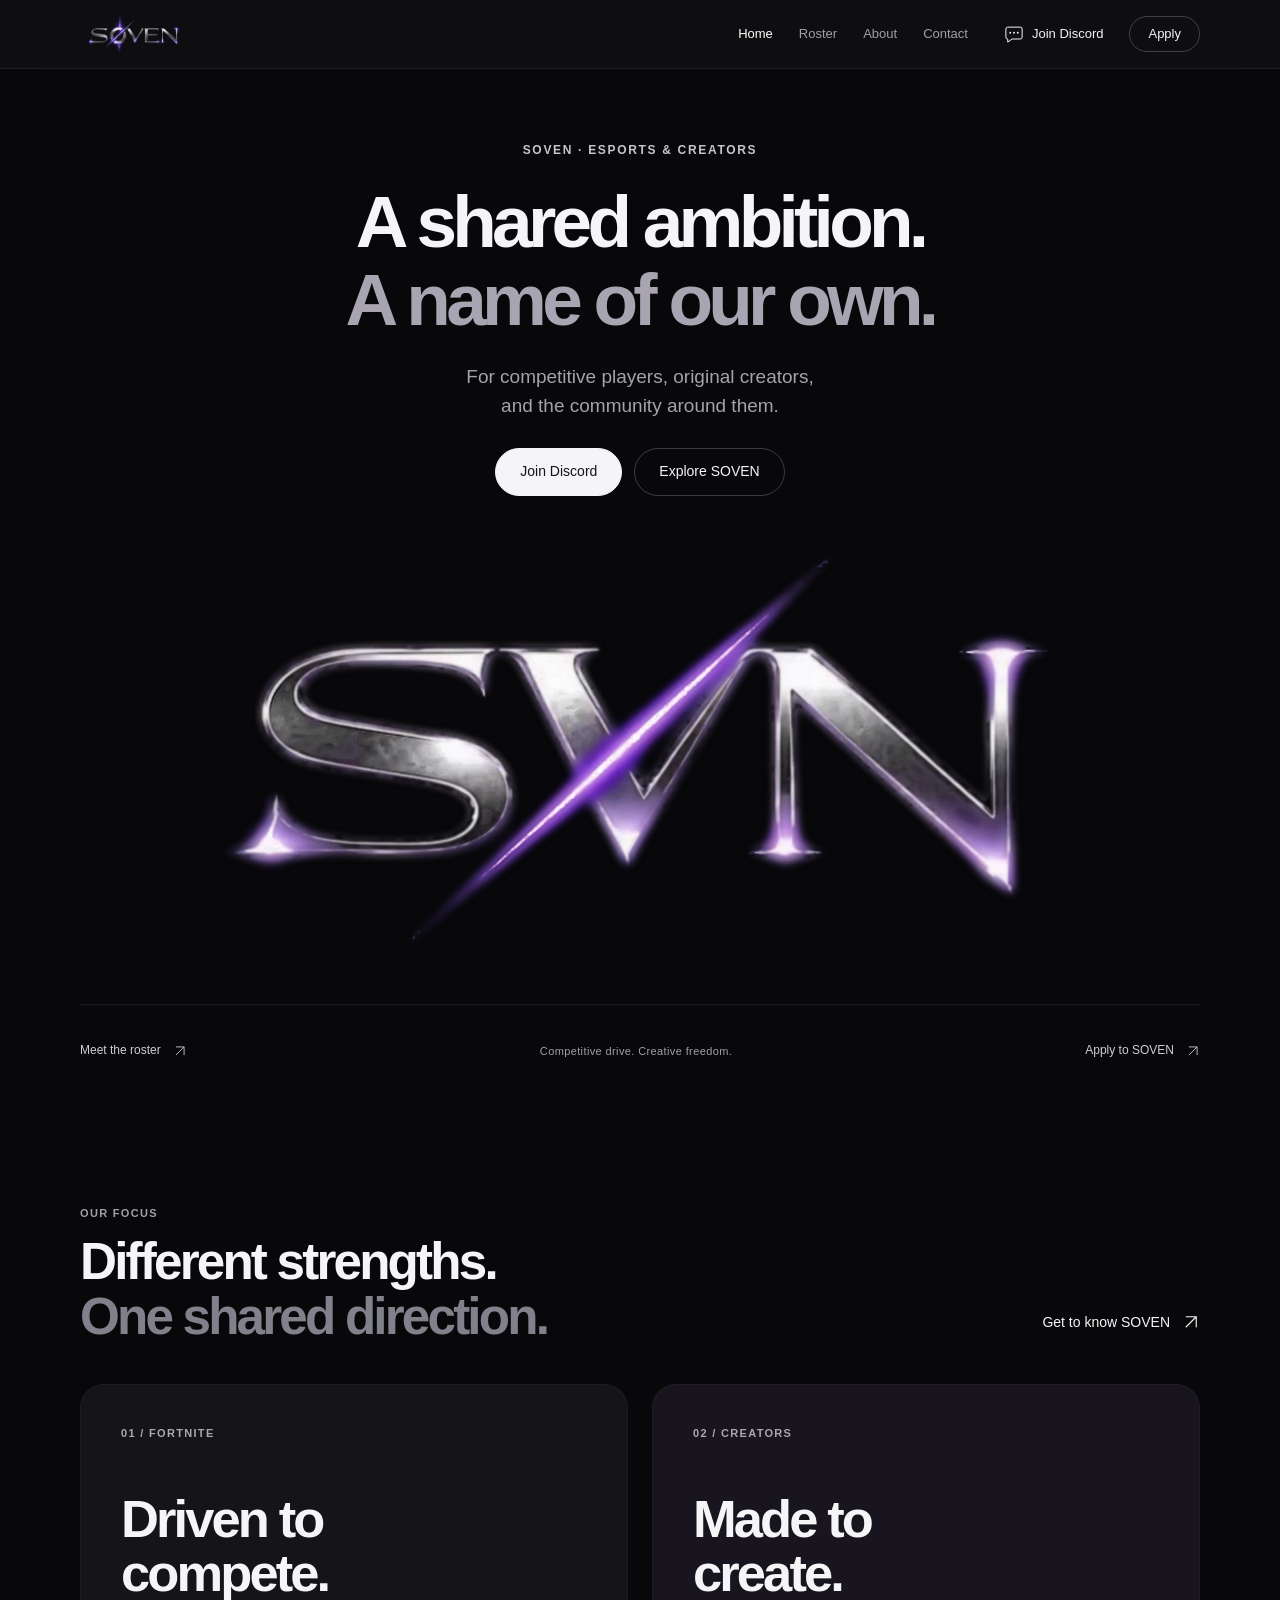
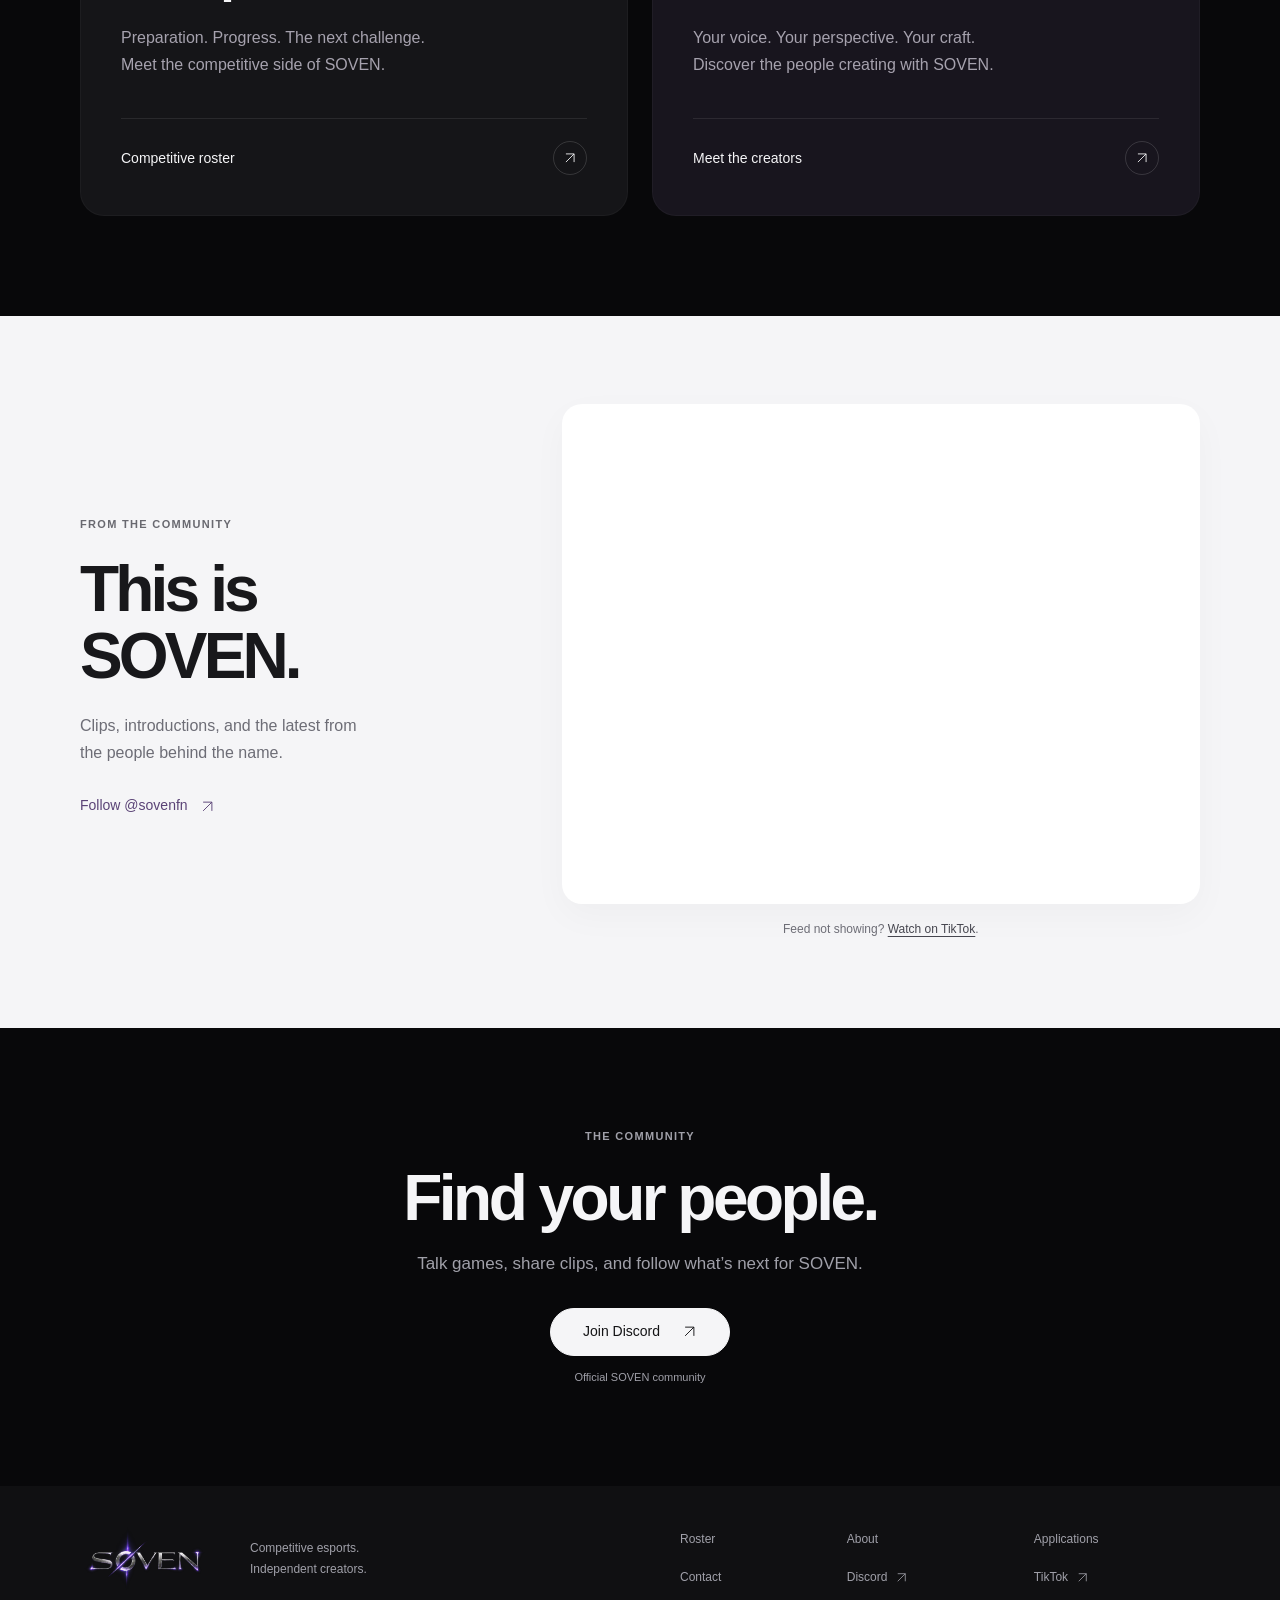
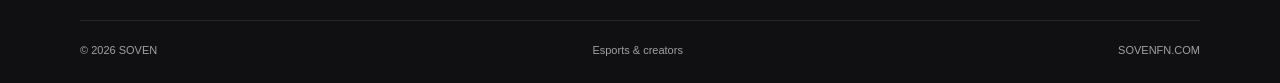
<file: index.html>
<!doctype html><html lang="en"><head><meta charset="utf-8"><meta name="viewport" content="width=device-width, initial-scale=1"><meta name="theme-color" content="#0b0b0d"><title>SOVEN — Esports & Creators</title><meta name="description" content="SOVEN is an emerging esports and creator organization. Explore our roster, watch the latest content, and join the community."><meta property="og:title" content="SOVEN — Esports & Creators"><meta property="og:description" content="SOVEN is an emerging esports and creator organization. Explore our roster, watch the latest content, and join the community."><meta property="og:type" content="website"><meta property="og:url" content="https://sovenfn.com/"><meta property="og:image" content="https://sovenfn.com/assets/social-card.png"><meta property="og:image:alt" content="SOVEN — competitive esports and content creators"><meta name="twitter:card" content="summary_large_image"><link rel="canonical" href="https://sovenfn.com/"><link rel="icon" href="assets/favicon.png"><link rel="stylesheet" href="styles.css?v=soven-20260921-motion"><script src="site-config.js?v=soven-20260921-motion" defer></script><script src="site.js?v=soven-20260921-motion" defer></script><script src="motion.js?v=soven-20260921-motion" defer></script><noscript><style>@media(max-width:800px){.header{position:relative}.header-inner{flex-wrap:wrap;padding-bottom:18px}.nav{position:static;display:flex;flex-wrap:wrap;width:100%;padding:0;border:0}.menu-toggle{display:none}}</style></noscript></head><body class="home"><a class="skip" href="#main">Skip to content</a>
<header class="header"><div class="wrap header-inner">
<a class="brand" href="index.html" aria-label="SOVEN home"><img src="assets/wordmark.webp" width="142" height="70" alt="SOVEN"></a>
<a class="mobile-discord" href="https://discord.gg/PHqZQjW3sS" data-discord target="_blank" rel="noopener noreferrer"><svg class="icon chat-icon" viewBox="0 0 32 32" fill="none" stroke="currentColor" stroke-width="1.6" aria-hidden="true" focusable="false"><path d="M6 5h20a3 3 0 0 1 3 3v13a3 3 0 0 1-3 3H13l-7 5v-5a3 3 0 0 1-3-3V8a3 3 0 0 1 3-3Z"/><path d="M10 14h.01M16 14h.01M22 14h.01" stroke-width="3" stroke-linecap="round"/></svg><span>Join Discord</span></a>
<button class="menu-toggle" aria-expanded="false" aria-controls="navigation"><span class="menu-label">Menu</span><span class="menu-lines" aria-hidden="true"></span></button>
<nav class="nav" id="navigation" aria-label="Main navigation"><a href="index.html" aria-current="page">Home</a><a href="roster.html">Roster</a><a href="about.html">About</a><a href="contact.html">Contact</a>
<a class="nav-discord" href="discord.html"><svg class="icon chat-icon" viewBox="0 0 32 32" fill="none" stroke="currentColor" stroke-width="1.6" aria-hidden="true" focusable="false"><path d="M6 5h20a3 3 0 0 1 3 3v13a3 3 0 0 1-3 3H13l-7 5v-5a3 3 0 0 1-3-3V8a3 3 0 0 1 3-3Z"/><path d="M10 14h.01M16 14h.01M22 14h.01" stroke-width="3" stroke-linecap="round"/></svg><span>Join Discord</span></a>
<a class="button nav-apply" href="apply.html" ><span>Apply</span><svg class="icon arrow" viewBox="0 0 24 24" fill="none" stroke="currentColor" stroke-width="1.5" aria-hidden="true" focusable="false"><path d="M5 19 19 5M5 5h14v14"/></svg></a></nav></div></header><main id="main">

<section class="home-hero" aria-labelledby="hero-title"><div class="wrap home-intro">
<div class="hero-copy"><div class="eyebrow">SOVEN · Esports &amp; creators</div><h1 id="hero-title">A shared ambition.<br><span>A name of our own.</span></h1><p>For competitive players, original creators,<br class="desktop-break"> and the community around them.</p><div class="actions"><a class="button primary" href="https://discord.gg/PHqZQjW3sS" data-discord target="_blank" rel="noopener noreferrer"><span>Join Discord</span><svg class="icon arrow" viewBox="0 0 24 24" fill="none" stroke="currentColor" stroke-width="1.5" aria-hidden="true" focusable="false"><path d="M5 19 19 5M5 5h14v14"/></svg></a><a class="button secondary" href="#focus" ><span>Explore SOVEN</span><svg class="icon arrow" viewBox="0 0 24 24" fill="none" stroke="currentColor" stroke-width="1.5" aria-hidden="true" focusable="false"><path d="M5 19 19 5M5 5h14v14"/></svg></a></div></div>
<div class="brand-stage"><div class="motion-art" data-brand-motion><img class="motion-poster" src="assets/svn-motion-poster.webp" width="1280" height="640" alt="SVN, the SOVEN wordmark" fetchpriority="high"><video class="brand-video" width="1280" height="640" muted loop playsinline preload="none" aria-hidden="true" tabindex="-1" data-src="assets/svn-motion.mp4"></video></div><button class="motion-toggle" type="button" hidden aria-label="Play logo animation"><svg viewBox="0 0 16 16" class="motion-play" aria-hidden="true"><path d="m5 3 7 5-7 5Z" fill="currentColor"/></svg><svg viewBox="0 0 16 16" class="motion-pause" aria-hidden="true"><path d="M5 3v10M11 3v10" stroke="currentColor" stroke-width="2"/></svg><span>Play animation</span></button></div>
<div class="hero-bottom"><a href="roster.html">Meet the roster <svg class="icon arrow" viewBox="0 0 24 24" fill="none" stroke="currentColor" stroke-width="1.5" aria-hidden="true" focusable="false"><path d="M5 19 19 5M5 5h14v14"/></svg></a><span>Competitive drive. Creative freedom.</span><a href="apply.html">Apply to SOVEN <svg class="icon arrow" viewBox="0 0 24 24" fill="none" stroke="currentColor" stroke-width="1.5" aria-hidden="true" focusable="false"><path d="M5 19 19 5M5 5h14v14"/></svg></a></div>
</div></section>
<section class="wrap section focus-section" id="focus" aria-labelledby="focus-title"><div class="section-heading" data-reveal><div><div class="eyebrow">Our focus</div><h2 id="focus-title">Different strengths.<br><span class="muted-heading">One shared direction.</span></h2></div><a class="text-link" href="about.html">Get to know SOVEN <svg class="icon arrow" viewBox="0 0 24 24" fill="none" stroke="currentColor" stroke-width="1.5" aria-hidden="true" focusable="false"><path d="M5 19 19 5M5 5h14v14"/></svg></a></div><div class="focus-grid"><a class="focus-card" href="roster.html#competitive" data-reveal><span class="eyebrow">01 / Fortnite</span><h3>Driven to<br>compete.</h3><p>Preparation. Progress. The next challenge.<br>Meet the competitive side of SOVEN.</p><span class="card-link">Competitive roster <span class="card-arrow"><svg class="icon arrow" viewBox="0 0 24 24" fill="none" stroke="currentColor" stroke-width="1.5" aria-hidden="true" focusable="false"><path d="M5 19 19 5M5 5h14v14"/></svg></span></span></a><a class="focus-card" href="roster.html#creators" data-reveal><span class="eyebrow">02 / Creators</span><h3>Made to<br>create.</h3><p>Your voice. Your perspective. Your craft.<br>Discover the people creating with SOVEN.</p><span class="card-link">Meet the creators <span class="card-arrow"><svg class="icon arrow" viewBox="0 0 24 24" fill="none" stroke="currentColor" stroke-width="1.5" aria-hidden="true" focusable="false"><path d="M5 19 19 5M5 5h14v14"/></svg></span></span></a></div></section>
<section class="latest-section" id="latest" aria-labelledby="latest-title"><div class="wrap latest-layout"><div class="latest-copy" data-reveal><div class="eyebrow">From the community</div><h2 id="latest-title">This is <br>SOVEN.</h2><p>Clips, introductions, and the latest from<br class="desktop-break"> the people behind the name.</p><a class="button text-button" href="https://www.tiktok.com/@sovenfn" target="_blank" rel="noopener noreferrer"><span>Follow @sovenfn</span><svg class="icon arrow" viewBox="0 0 24 24" fill="none" stroke="currentColor" stroke-width="1.5" aria-hidden="true" focusable="false"><path d="M5 19 19 5M5 5h14v14"/></svg></a></div><div class="tiktok-feed"><iframe class="tiktok-profile" src="https://www.tiktok.com/embed/@sovenfn" title="Recent posts from SOVEN on TikTok" width="720" height="500" loading="lazy" allow="fullscreen" referrerpolicy="strict-origin-when-cross-origin"></iframe><p class="small-copy tiktok-fallback">Feed not showing? <a href="https://www.tiktok.com/@sovenfn" target="_blank" rel="noopener noreferrer">Watch on TikTok</a>.</p></div></div></section>
<section class="community-section" aria-labelledby="community-title"><div class="wrap community-grid"><div><div class="eyebrow">The community</div><h2 id="community-title">Find your people.</h2><p>Talk games, share clips, and follow what’s next for SOVEN.</p></div><div class="community-action"><a class="button primary" href="https://discord.gg/PHqZQjW3sS" data-discord target="_blank" rel="noopener noreferrer"><span>Join Discord</span><svg class="icon arrow" viewBox="0 0 24 24" fill="none" stroke="currentColor" stroke-width="1.5" aria-hidden="true" focusable="false"><path d="M5 19 19 5M5 5h14v14"/></svg></a><span class="link-note">Official SOVEN community</span></div></div></section></main><footer class="footer"><div class="wrap"><div class="footer-top"><a class="footer-brand" href="index.html" aria-label="SOVEN home"><img src="assets/wordmark.webp" width="160" height="80" alt="SOVEN" loading="lazy"></a><p>Competitive esports.<br>Independent creators.</p><div class="footer-links"><a href="roster.html">Roster</a><a href="about.html">About</a><a href="apply.html">Applications</a><a href="contact.html">Contact</a><a href="discord.html">Discord <svg class="icon arrow" viewBox="0 0 24 24" fill="none" stroke="currentColor" stroke-width="1.5" aria-hidden="true" focusable="false"><path d="M5 19 19 5M5 5h14v14"/></svg></a><a href="https://www.tiktok.com/@sovenfn" target="_blank" rel="noopener noreferrer">TikTok <svg class="icon arrow" viewBox="0 0 24 24" fill="none" stroke="currentColor" stroke-width="1.5" aria-hidden="true" focusable="false"><path d="M5 19 19 5M5 5h14v14"/></svg></a></div></div><div class="footer-bottom"><span>© 2026 SOVEN</span><span>Esports &amp; creators</span><a href="index.html">SOVENFN.COM</a></div></div></footer></body></html>
</file>
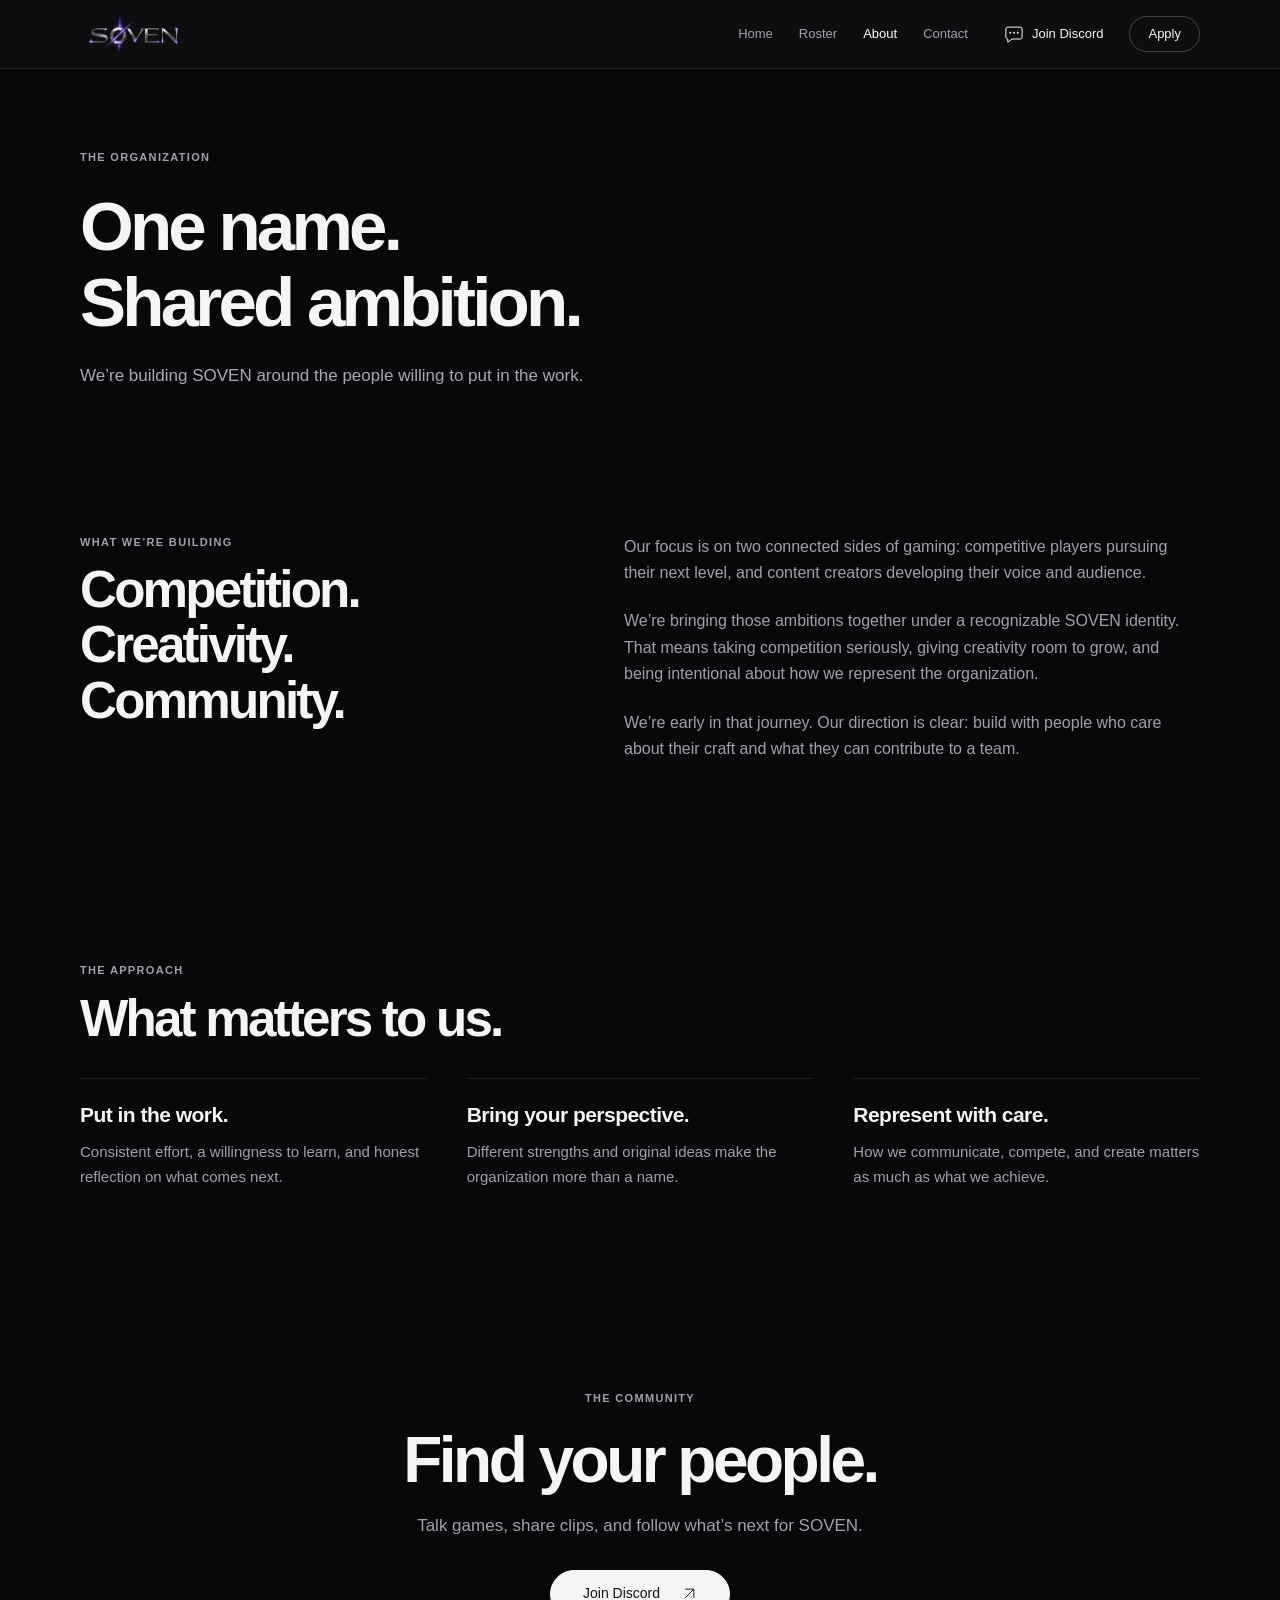
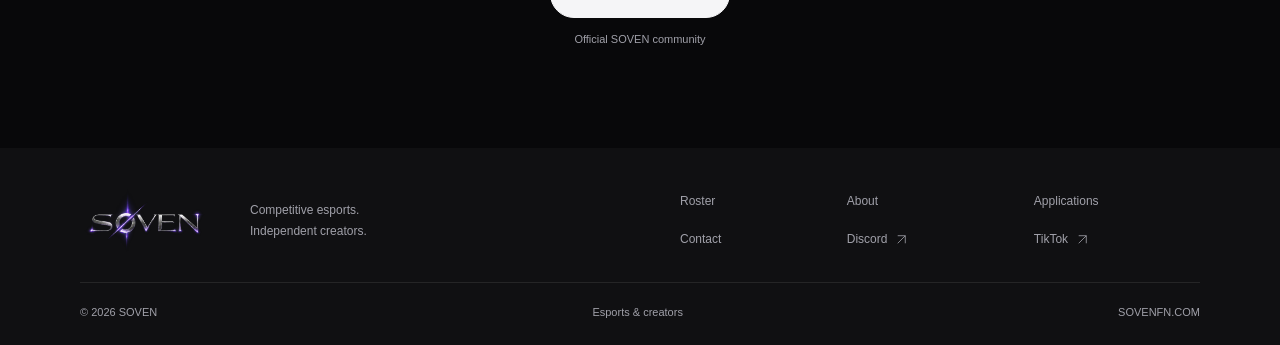
<file: about.html>
<!doctype html><html lang="en"><head><meta charset="utf-8"><meta name="viewport" content="width=device-width, initial-scale=1"><meta name="theme-color" content="#0b0b0d"><title>About — SOVEN</title><meta name="description" content="SOVEN is an emerging esports and creator organization building a competitive presence and a recognizable creative identity."><meta property="og:title" content="About — SOVEN"><meta property="og:description" content="SOVEN is an emerging esports and creator organization building a competitive presence and a recognizable creative identity."><meta property="og:type" content="website"><meta property="og:url" content="https://sovenfn.com/about.html"><meta property="og:image" content="https://sovenfn.com/assets/social-card.png"><meta property="og:image:alt" content="SOVEN — competitive esports and content creators"><meta name="twitter:card" content="summary_large_image"><link rel="canonical" href="https://sovenfn.com/about.html"><link rel="icon" href="assets/favicon.png"><link rel="stylesheet" href="styles.css?v=soven-20260921-motion"><script src="site-config.js?v=soven-20260921-motion" defer></script><script src="site.js?v=soven-20260921-motion" defer></script><script src="motion.js?v=soven-20260921-motion" defer></script><noscript><style>@media(max-width:800px){.header{position:relative}.header-inner{flex-wrap:wrap;padding-bottom:18px}.nav{position:static;display:flex;flex-wrap:wrap;width:100%;padding:0;border:0}.menu-toggle{display:none}}</style></noscript></head><body class=""><a class="skip" href="#main">Skip to content</a>
<header class="header"><div class="wrap header-inner">
<a class="brand" href="index.html" aria-label="SOVEN home"><img src="assets/wordmark.webp" width="142" height="70" alt="SOVEN"></a>
<a class="mobile-discord" href="https://discord.gg/PHqZQjW3sS" data-discord target="_blank" rel="noopener noreferrer"><svg class="icon chat-icon" viewBox="0 0 32 32" fill="none" stroke="currentColor" stroke-width="1.6" aria-hidden="true" focusable="false"><path d="M6 5h20a3 3 0 0 1 3 3v13a3 3 0 0 1-3 3H13l-7 5v-5a3 3 0 0 1-3-3V8a3 3 0 0 1 3-3Z"/><path d="M10 14h.01M16 14h.01M22 14h.01" stroke-width="3" stroke-linecap="round"/></svg><span>Join Discord</span></a>
<button class="menu-toggle" aria-expanded="false" aria-controls="navigation"><span class="menu-label">Menu</span><span class="menu-lines" aria-hidden="true"></span></button>
<nav class="nav" id="navigation" aria-label="Main navigation"><a href="index.html">Home</a><a href="roster.html">Roster</a><a href="about.html" aria-current="page">About</a><a href="contact.html">Contact</a>
<a class="nav-discord" href="discord.html"><svg class="icon chat-icon" viewBox="0 0 32 32" fill="none" stroke="currentColor" stroke-width="1.6" aria-hidden="true" focusable="false"><path d="M6 5h20a3 3 0 0 1 3 3v13a3 3 0 0 1-3 3H13l-7 5v-5a3 3 0 0 1-3-3V8a3 3 0 0 1 3-3Z"/><path d="M10 14h.01M16 14h.01M22 14h.01" stroke-width="3" stroke-linecap="round"/></svg><span>Join Discord</span></a>
<a class="button nav-apply" href="apply.html" ><span>Apply</span><svg class="icon arrow" viewBox="0 0 24 24" fill="none" stroke="currentColor" stroke-width="1.5" aria-hidden="true" focusable="false"><path d="M5 19 19 5M5 5h14v14"/></svg></a></nav></div></header><main id="main">
<section class="wrap page-intro"><div class="eyebrow"><span class="section-index">SOVEN /</span>The organization</div><h1 class="page-title">One name.<br>Shared ambition.</h1><p class="lead">We’re building SOVEN around the people willing to put in the work.</p></section>
<section class="wrap section"><div class="intro-grid"><div><div class="eyebrow"><span class="section-index">01 /</span>What we’re building</div><h2>Competition.<br>Creativity. Community.</h2></div><div class="body-copy"><p>Our focus is on two connected sides of gaming: competitive players pursuing their next level, and content creators developing their voice and audience.</p><p>We’re bringing those ambitions together under a recognizable SOVEN identity. That means taking competition seriously, giving creativity room to grow, and being intentional about how we represent the organization.</p><p>We’re early in that journey. Our direction is clear: build with people who care about their craft and what they can contribute to a team.</p></div></div></section>
<section class="wrap section"><div class="eyebrow"><span class="section-index">02 /</span>The approach</div><h2>What matters to us.</h2><div class="principles"><article><span class="principle-index">01</span><h3>Put in the work.</h3><p>Consistent effort, a willingness to learn, and honest reflection on what comes next.</p></article><article><span class="principle-index">02</span><h3>Bring your perspective.</h3><p>Different strengths and original ideas make the organization more than a name.</p></article><article><span class="principle-index">03</span><h3>Represent with care.</h3><p>How we communicate, compete, and create matters as much as what we achieve.</p></article></div></section><section class="community-section" aria-labelledby="community-title"><div class="wrap community-grid"><div><div class="eyebrow">The community</div><h2 id="community-title">Find your people.</h2><p>Talk games, share clips, and follow what’s next for SOVEN.</p></div><div class="community-action"><a class="button primary" href="https://discord.gg/PHqZQjW3sS" data-discord target="_blank" rel="noopener noreferrer"><span>Join Discord</span><svg class="icon arrow" viewBox="0 0 24 24" fill="none" stroke="currentColor" stroke-width="1.5" aria-hidden="true" focusable="false"><path d="M5 19 19 5M5 5h14v14"/></svg></a><span class="link-note">Official SOVEN community</span></div></div></section></main><footer class="footer"><div class="wrap"><div class="footer-top"><a class="footer-brand" href="index.html" aria-label="SOVEN home"><img src="assets/wordmark.webp" width="160" height="80" alt="SOVEN" loading="lazy"></a><p>Competitive esports.<br>Independent creators.</p><div class="footer-links"><a href="roster.html">Roster</a><a href="about.html">About</a><a href="apply.html">Applications</a><a href="contact.html">Contact</a><a href="discord.html">Discord <svg class="icon arrow" viewBox="0 0 24 24" fill="none" stroke="currentColor" stroke-width="1.5" aria-hidden="true" focusable="false"><path d="M5 19 19 5M5 5h14v14"/></svg></a><a href="https://www.tiktok.com/@sovenfn" target="_blank" rel="noopener noreferrer">TikTok <svg class="icon arrow" viewBox="0 0 24 24" fill="none" stroke="currentColor" stroke-width="1.5" aria-hidden="true" focusable="false"><path d="M5 19 19 5M5 5h14v14"/></svg></a></div></div><div class="footer-bottom"><span>© 2026 SOVEN</span><span>Esports &amp; creators</span><a href="index.html">SOVENFN.COM</a></div></div></footer></body></html>
</file>
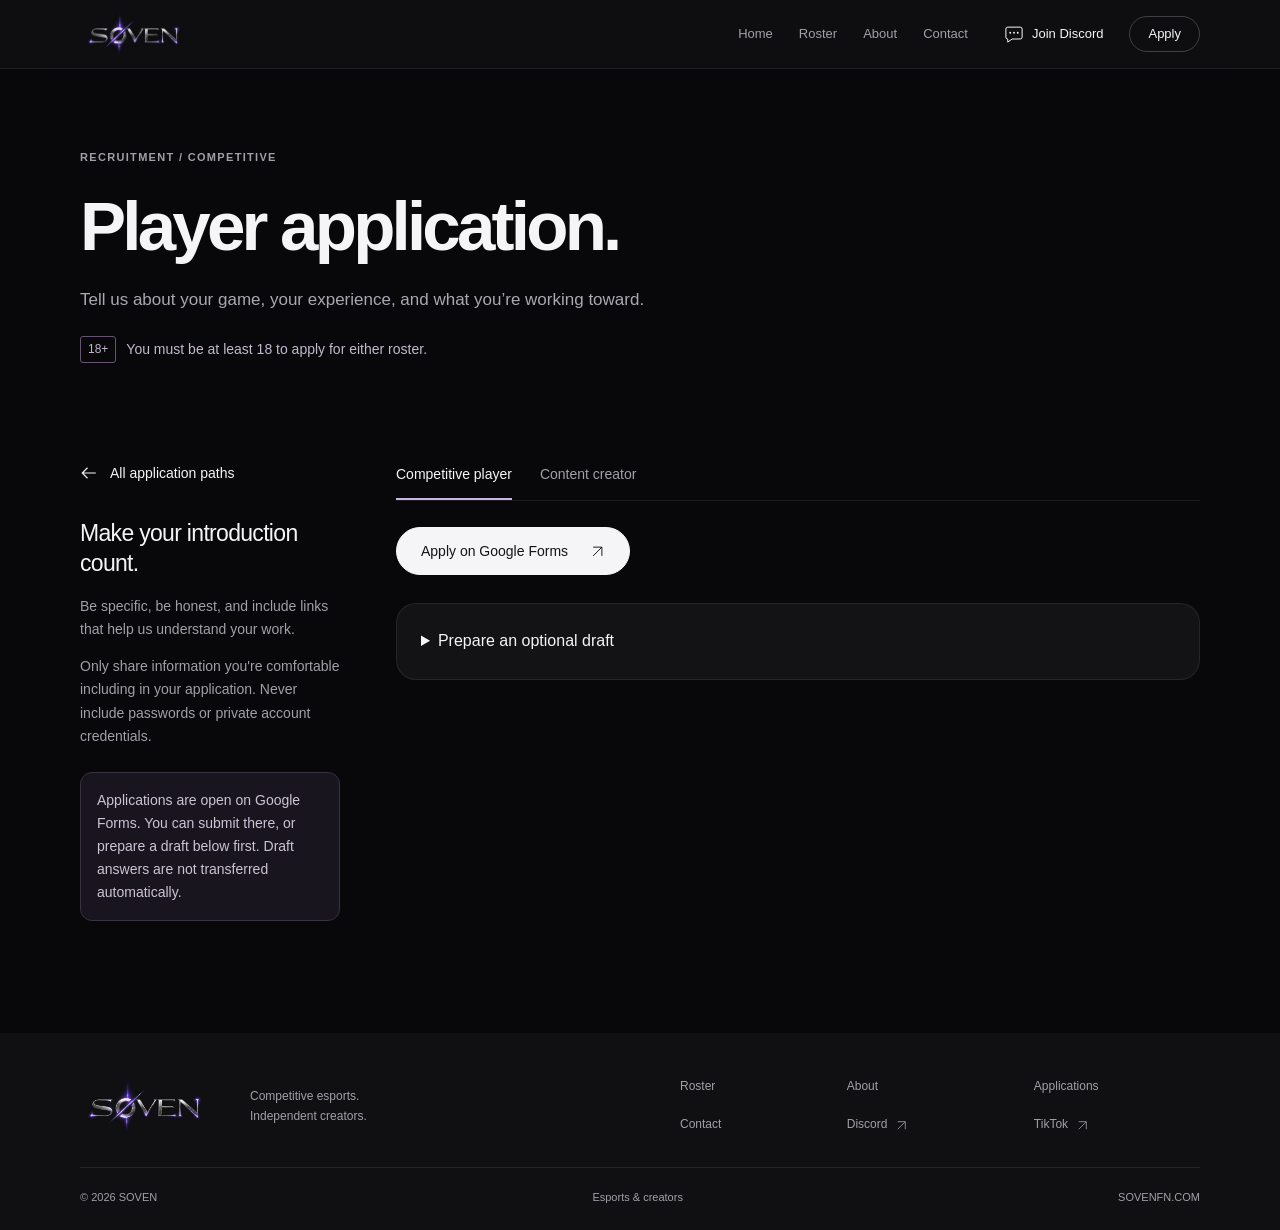
<file: apply-competitive.html>
<!doctype html><html lang="en"><head><meta charset="utf-8"><meta name="viewport" content="width=device-width, initial-scale=1"><meta name="theme-color" content="#0b0b0d"><title>Competitive Player Application — SOVEN</title><meta name="description" content="Apply to SOVEN as a competitive player or content creator. Applicants must be 18 or older. Submit your application on Google Forms."><meta property="og:title" content="Competitive Player Application — SOVEN"><meta property="og:description" content="Apply to SOVEN as a competitive player or content creator. Applicants must be 18 or older. Submit your application on Google Forms."><meta property="og:type" content="website"><meta property="og:url" content="https://sovenfn.com/apply-competitive.html"><meta property="og:image" content="https://sovenfn.com/assets/social-card.png"><meta property="og:image:alt" content="SOVEN — competitive esports and content creators"><meta name="twitter:card" content="summary_large_image"><link rel="canonical" href="https://sovenfn.com/apply-competitive.html"><link rel="icon" href="assets/favicon.png"><link rel="stylesheet" href="styles.css?v=soven-20260921-motion"><script src="site-config.js?v=soven-20260921-motion" defer></script><script src="site.js?v=soven-20260921-motion" defer></script><script src="motion.js?v=soven-20260921-motion" defer></script><noscript><style>@media(max-width:800px){.header{position:relative}.header-inner{flex-wrap:wrap;padding-bottom:18px}.nav{position:static;display:flex;flex-wrap:wrap;width:100%;padding:0;border:0}.menu-toggle{display:none}}</style></noscript></head><body class="application-page"><a class="skip" href="#main">Skip to content</a>
<header class="header"><div class="wrap header-inner">
<a class="brand" href="index.html" aria-label="SOVEN home"><img src="assets/wordmark.webp" width="142" height="70" alt="SOVEN"></a>
<a class="mobile-discord" href="https://discord.gg/PHqZQjW3sS" data-discord target="_blank" rel="noopener noreferrer"><svg class="icon chat-icon" viewBox="0 0 32 32" fill="none" stroke="currentColor" stroke-width="1.6" aria-hidden="true" focusable="false"><path d="M6 5h20a3 3 0 0 1 3 3v13a3 3 0 0 1-3 3H13l-7 5v-5a3 3 0 0 1-3-3V8a3 3 0 0 1 3-3Z"/><path d="M10 14h.01M16 14h.01M22 14h.01" stroke-width="3" stroke-linecap="round"/></svg><span>Join Discord</span></a>
<button class="menu-toggle" aria-expanded="false" aria-controls="navigation"><span class="menu-label">Menu</span><span class="menu-lines" aria-hidden="true"></span></button>
<nav class="nav" id="navigation" aria-label="Main navigation"><a href="index.html">Home</a><a href="roster.html">Roster</a><a href="about.html">About</a><a href="contact.html">Contact</a>
<a class="nav-discord" href="discord.html"><svg class="icon chat-icon" viewBox="0 0 32 32" fill="none" stroke="currentColor" stroke-width="1.6" aria-hidden="true" focusable="false"><path d="M6 5h20a3 3 0 0 1 3 3v13a3 3 0 0 1-3 3H13l-7 5v-5a3 3 0 0 1-3-3V8a3 3 0 0 1 3-3Z"/><path d="M10 14h.01M16 14h.01M22 14h.01" stroke-width="3" stroke-linecap="round"/></svg><span>Join Discord</span></a>
<a class="button nav-apply" href="apply.html" aria-current="page"><span>Apply</span><svg class="icon arrow" viewBox="0 0 24 24" fill="none" stroke="currentColor" stroke-width="1.5" aria-hidden="true" focusable="false"><path d="M5 19 19 5M5 5h14v14"/></svg></a></nav></div></header><main id="main">
<section class="wrap page-intro">
<div class="eyebrow">
<span class="slash">/</span>Recruitment / Competitive</div>
<h1 class="page-title">Player application.</h1>
<p class="lead">Tell us about your game, your experience, and what you’re working toward.</p><p class="eligibility"><span>18+</span> You must be at least 18 to apply for either roster.</p></section>
<div class="wrap application-layout">
<aside class="application-aside">
<a class="back-link" href="apply.html"><svg class="icon" viewBox="0 0 24 24" fill="none" stroke="currentColor" stroke-width="1.5" aria-hidden="true"><path d="m10 5-7 7 7 7M3 12h18"/></svg> All application paths</a>
<h2>Make your introduction count.</h2>
<p>Be specific, be honest, and include links that help us understand your work.</p>
<p>Only share information you're comfortable including in your application. Never include passwords or private account credentials.</p>
<div class="notice" id="connection-notice"><strong>Applications are open.</strong> Choose your path below to apply on Google Forms. All applicants must be at least 18 years old.</div>
</aside>
<div>
<nav class="path-switch" aria-label="Application paths">
<a href="apply-competitive.html" aria-current="page">Competitive player</a>
<a href="apply-creator.html" >Content creator</a>
</nav>

<a id="google-form-link" class="button primary" hidden>Continue to application <svg class="icon arrow" viewBox="0 0 24 24" fill="none" stroke="currentColor" stroke-width="1.5" aria-hidden="true" focusable="false"><path d="M5 19 19 5M5 5h14v14"/></svg></a>
<noscript>
<p class="notice">Enable JavaScript to download a draft or use online submission. No answers will be sent without it.</p>
</noscript>
<details class="draft-panel"><summary>Prepare an optional draft</summary><p class="small-copy">Use these questions to prepare your answers. Submit your application through Google Forms above.</p><p class="required-note">* Required in the application. Drafts may be incomplete.</p><form class="application-form" data-path="competitive">
<fieldset>
<legend>01 / Your details</legend>
<div class="fields">
<div class="field ">
<label for="display_name">Display name <span aria-hidden="true">*</span>
</label>
<input id="display_name" name="display_name" required  type="text" maxlength="600">
</div>
<div class="field ">
<label for="age">Age (18+ only) <span aria-hidden="true">*</span>
</label>
<input id="age" name="age" required  type="number" min="18" max="120" step="1" inputmode="numeric">
</div>
<div class="field ">
<label for="region">Region <span aria-hidden="true">*</span>
</label>
<input id="region" name="region" required aria-describedby="region-help" type="text" maxlength="600">
<small id="region-help">Your in-game region or the region you compete in.</small>
</div>
<div class="field ">
<label for="discord_username">Discord username <span aria-hidden="true">*</span>
</label>
<input id="discord_username" name="discord_username" required  type="text" maxlength="600">
</div>
<div class="field ">
<label for="epic_username">Epic Games username <span aria-hidden="true">*</span>
</label>
<input id="epic_username" name="epic_username" required  type="text" maxlength="600">
</div>
</div>
</fieldset>
<fieldset>
<legend>02 / Competitive experience</legend>
<div class="fields">
<div class="field ">
<label for="current_rank">Current rank <span aria-hidden="true">*</span>
</label>
<input id="current_rank" name="current_rank" required  type="text" maxlength="600">
</div>
<div class="field ">
<label for="tracker_url">Fortnite Tracker link <span aria-hidden="true">*</span>
</label>
<input id="tracker_url" name="tracker_url" required  type="url" maxlength="600">
</div>
<div class="field full">
<label for="tournament_experience">Tournament experience / placements <span aria-hidden="true">*</span>
</label>
<textarea id="tournament_experience" name="tournament_experience" required aria-describedby="tournament_experience-help" maxlength="5000" rows="4">
</textarea>
<small id="tournament_experience-help">Include event names and placements. If you have no tournament experience, say so.</small>
</div>
<div class="field full">
<label for="previous_teams">Previous teams <span class="unavailable">(optional)</span>
</label>
<input id="previous_teams" name="previous_teams"   type="text" maxlength="600">
</div>
<div class="field full">
<label for="availability">Availability <span aria-hidden="true">*</span>
</label>
<textarea id="availability" name="availability" required aria-describedby="availability-help" maxlength="5000" rows="4">
</textarea>
<small id="availability-help">Include days, times, and your time zone.</small>
</div>
<div class="field full">
<label for="social_links">Social links <span class="unavailable">(optional)</span>
</label>
<textarea id="social_links" name="social_links"   maxlength="5000" rows="4">
</textarea>
</div>
</div>
</fieldset>
<fieldset>
<legend>03 / You and SOVEN</legend>
<div class="fields">
<div class="field full">
<label for="why_join">Why do you want to join SOVEN? <span aria-hidden="true">*</span>
</label>
<textarea id="why_join" name="why_join" required  maxlength="5000" rows="4">
</textarea>
</div>
<div class="field full">
<label for="looking_for">What are you looking for from SOVEN? <span aria-hidden="true">*</span>
</label>
<textarea id="looking_for" name="looking_for" required  maxlength="5000" rows="4">
</textarea>
</div>
<div class="field full">
<label for="contribution">What can you contribute to SOVEN? <span aria-hidden="true">*</span>
</label>
<textarea id="contribution" name="contribution" required  maxlength="5000" rows="4">
</textarea>
</div>
</div>
</fieldset>
<p class="required-note" id="form-privacy">Your answers stay in this page until you download a draft. They are not saved when you leave or refresh.</p>
<div class="form-actions">
<button type="submit" class="button primary" id="submit-application" disabled>Use Google Forms to submit</button>
<button type="button" class="button" id="download-draft">Download draft <svg class="icon" viewBox="0 0 24 24" fill="none" stroke="currentColor" stroke-width="1.5" aria-hidden="true"><path d="M12 3v14m-6-6 6 6 6-6M4 21h16"/></svg></button>
</div>
<p class="form-status" id="form-status" role="status" aria-live="polite">
</p>
</form></details>
</div>
</div>
</main><footer class="footer"><div class="wrap"><div class="footer-top"><a class="footer-brand" href="index.html" aria-label="SOVEN home"><img src="assets/wordmark.webp" width="160" height="80" alt="SOVEN" loading="lazy"></a><p>Competitive esports.<br>Independent creators.</p><div class="footer-links"><a href="roster.html">Roster</a><a href="about.html">About</a><a href="apply.html">Applications</a><a href="contact.html">Contact</a><a href="discord.html">Discord <svg class="icon arrow" viewBox="0 0 24 24" fill="none" stroke="currentColor" stroke-width="1.5" aria-hidden="true" focusable="false"><path d="M5 19 19 5M5 5h14v14"/></svg></a><a href="https://www.tiktok.com/@sovenfn" target="_blank" rel="noopener noreferrer">TikTok <svg class="icon arrow" viewBox="0 0 24 24" fill="none" stroke="currentColor" stroke-width="1.5" aria-hidden="true" focusable="false"><path d="M5 19 19 5M5 5h14v14"/></svg></a></div></div><div class="footer-bottom"><span>© 2026 SOVEN</span><span>Esports &amp; creators</span><a href="index.html">SOVENFN.COM</a></div></div></footer></body></html>
</file>
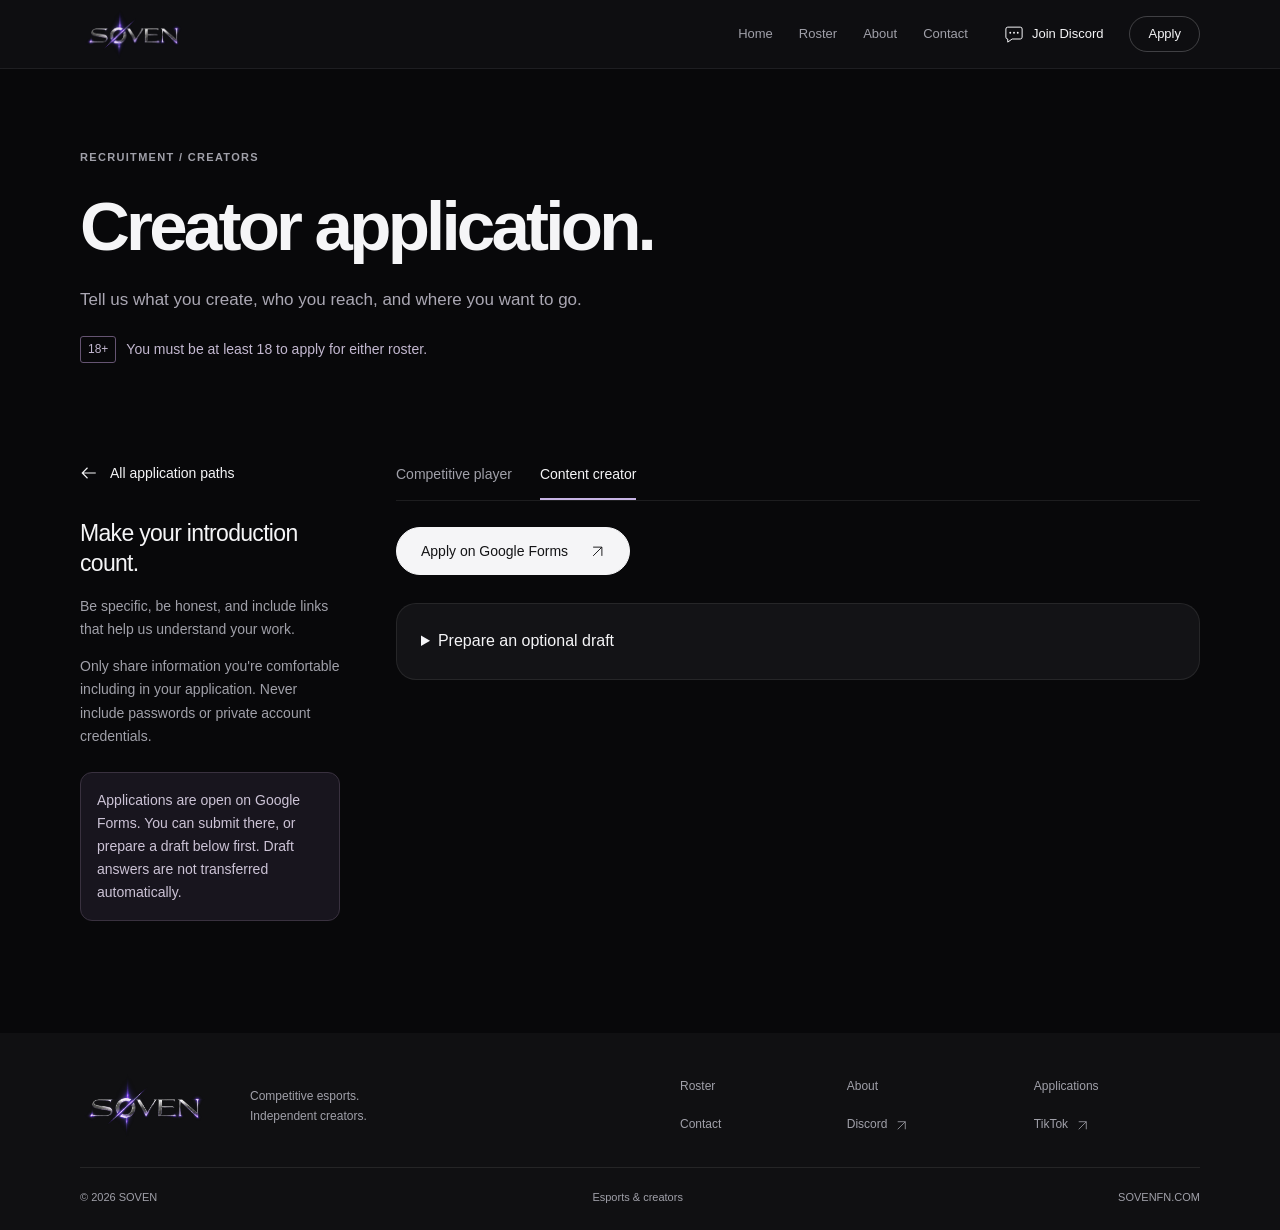
<file: apply-creator.html>
<!doctype html><html lang="en"><head><meta charset="utf-8"><meta name="viewport" content="width=device-width, initial-scale=1"><meta name="theme-color" content="#0b0b0d"><title>Content Creator Application — SOVEN</title><meta name="description" content="Apply to SOVEN as a competitive player or content creator. Applicants must be 18 or older. Submit your application on Google Forms."><meta property="og:title" content="Content Creator Application — SOVEN"><meta property="og:description" content="Apply to SOVEN as a competitive player or content creator. Applicants must be 18 or older. Submit your application on Google Forms."><meta property="og:type" content="website"><meta property="og:url" content="https://sovenfn.com/apply-creator.html"><meta property="og:image" content="https://sovenfn.com/assets/social-card.png"><meta property="og:image:alt" content="SOVEN — competitive esports and content creators"><meta name="twitter:card" content="summary_large_image"><link rel="canonical" href="https://sovenfn.com/apply-creator.html"><link rel="icon" href="assets/favicon.png"><link rel="stylesheet" href="styles.css?v=soven-20260921-motion"><script src="site-config.js?v=soven-20260921-motion" defer></script><script src="site.js?v=soven-20260921-motion" defer></script><script src="motion.js?v=soven-20260921-motion" defer></script><noscript><style>@media(max-width:800px){.header{position:relative}.header-inner{flex-wrap:wrap;padding-bottom:18px}.nav{position:static;display:flex;flex-wrap:wrap;width:100%;padding:0;border:0}.menu-toggle{display:none}}</style></noscript></head><body class="application-page"><a class="skip" href="#main">Skip to content</a>
<header class="header"><div class="wrap header-inner">
<a class="brand" href="index.html" aria-label="SOVEN home"><img src="assets/wordmark.webp" width="142" height="70" alt="SOVEN"></a>
<a class="mobile-discord" href="https://discord.gg/PHqZQjW3sS" data-discord target="_blank" rel="noopener noreferrer"><svg class="icon chat-icon" viewBox="0 0 32 32" fill="none" stroke="currentColor" stroke-width="1.6" aria-hidden="true" focusable="false"><path d="M6 5h20a3 3 0 0 1 3 3v13a3 3 0 0 1-3 3H13l-7 5v-5a3 3 0 0 1-3-3V8a3 3 0 0 1 3-3Z"/><path d="M10 14h.01M16 14h.01M22 14h.01" stroke-width="3" stroke-linecap="round"/></svg><span>Join Discord</span></a>
<button class="menu-toggle" aria-expanded="false" aria-controls="navigation"><span class="menu-label">Menu</span><span class="menu-lines" aria-hidden="true"></span></button>
<nav class="nav" id="navigation" aria-label="Main navigation"><a href="index.html">Home</a><a href="roster.html">Roster</a><a href="about.html">About</a><a href="contact.html">Contact</a>
<a class="nav-discord" href="discord.html"><svg class="icon chat-icon" viewBox="0 0 32 32" fill="none" stroke="currentColor" stroke-width="1.6" aria-hidden="true" focusable="false"><path d="M6 5h20a3 3 0 0 1 3 3v13a3 3 0 0 1-3 3H13l-7 5v-5a3 3 0 0 1-3-3V8a3 3 0 0 1 3-3Z"/><path d="M10 14h.01M16 14h.01M22 14h.01" stroke-width="3" stroke-linecap="round"/></svg><span>Join Discord</span></a>
<a class="button nav-apply" href="apply.html" aria-current="page"><span>Apply</span><svg class="icon arrow" viewBox="0 0 24 24" fill="none" stroke="currentColor" stroke-width="1.5" aria-hidden="true" focusable="false"><path d="M5 19 19 5M5 5h14v14"/></svg></a></nav></div></header><main id="main">
<section class="wrap page-intro">
<div class="eyebrow">
<span class="slash">/</span>Recruitment / Creators</div>
<h1 class="page-title">Creator application.</h1>
<p class="lead">Tell us what you create, who you reach, and where you want to go.</p><p class="eligibility"><span>18+</span> You must be at least 18 to apply for either roster.</p></section>
<div class="wrap application-layout">
<aside class="application-aside">
<a class="back-link" href="apply.html"><svg class="icon" viewBox="0 0 24 24" fill="none" stroke="currentColor" stroke-width="1.5" aria-hidden="true"><path d="m10 5-7 7 7 7M3 12h18"/></svg> All application paths</a>
<h2>Make your introduction count.</h2>
<p>Be specific, be honest, and include links that help us understand your work.</p>
<p>Only share information you're comfortable including in your application. Never include passwords or private account credentials.</p>
<div class="notice" id="connection-notice"><strong>Applications are open.</strong> Choose your path below to apply on Google Forms. All applicants must be at least 18 years old.</div>
</aside>
<div>
<nav class="path-switch" aria-label="Application paths">
<a href="apply-competitive.html" >Competitive player</a>
<a href="apply-creator.html" aria-current="page">Content creator</a>
</nav>

<a id="google-form-link" class="button primary" hidden>Continue to application <svg class="icon arrow" viewBox="0 0 24 24" fill="none" stroke="currentColor" stroke-width="1.5" aria-hidden="true" focusable="false"><path d="M5 19 19 5M5 5h14v14"/></svg></a>
<noscript>
<p class="notice">Enable JavaScript to download a draft or use online submission. No answers will be sent without it.</p>
</noscript>
<details class="draft-panel"><summary>Prepare an optional draft</summary><p class="small-copy">Use these questions to prepare your answers. Submit your application through Google Forms above.</p><p class="required-note">* Required in the application. Drafts may be incomplete.</p><form class="application-form" data-path="creator">
<fieldset>
<legend>01 / Your details</legend>
<div class="fields">
<div class="field ">
<label for="display_name">Creator / display name <span aria-hidden="true">*</span>
</label>
<input id="display_name" name="display_name" required  type="text" maxlength="600">
</div>
<div class="field ">
<label for="age">Age (18+ only) <span aria-hidden="true">*</span>
</label>
<input id="age" name="age" required  type="number" min="18" max="120" step="1" inputmode="numeric">
</div>
<div class="field ">
<label for="discord_username">Discord username <span aria-hidden="true">*</span>
</label>
<input id="discord_username" name="discord_username" required  type="text" maxlength="600">
</div>
</div>
</fieldset>
<fieldset>
<legend>02 / Your content</legend>
<div class="fields">
<div class="field full">
<label for="platforms">Platforms <span aria-hidden="true">*</span>
</label>
<input id="platforms" name="platforms" required aria-describedby="platforms-help" type="text" maxlength="600">
<small id="platforms-help">For example: TikTok, YouTube, Twitch, or another platform.</small>
</div>
<div class="field full">
<label for="social_links">Social handles / links <span aria-hidden="true">*</span>
</label>
<textarea id="social_links" name="social_links" required  maxlength="5000" rows="4">
</textarea>
</div>
<div class="field full">
<label for="follower_counts">Follower counts <span aria-hidden="true">*</span>
</label>
<textarea id="follower_counts" name="follower_counts" required aria-describedby="follower_counts-help" maxlength="5000" rows="4">
</textarea>
<small id="follower_counts-help">List the count for each platform.</small>
</div>
<div class="field full">
<label for="typical_views">Typical views or live viewers <span aria-hidden="true">*</span>
</label>
<textarea id="typical_views" name="typical_views" required  maxlength="5000" rows="4">
</textarea>
</div>
<div class="field full">
<label for="content_type">Type of content <span aria-hidden="true">*</span>
</label>
<textarea id="content_type" name="content_type" required  maxlength="5000" rows="4">
</textarea>
</div>
<div class="field full">
<label for="frequency">Posting / streaming frequency <span aria-hidden="true">*</span>
</label>
<input id="frequency" name="frequency" required  type="text" maxlength="600">
</div>
<div class="field full">
<label for="gaming_involvement">Fortnite / gaming involvement <span aria-hidden="true">*</span>
</label>
<textarea id="gaming_involvement" name="gaming_involvement" required  maxlength="5000" rows="4">
</textarea>
</div>
<div class="field full">
<label for="previous_organizations">Previous organizations <span class="unavailable">(optional)</span>
</label>
<input id="previous_organizations" name="previous_organizations"   type="text" maxlength="600">
</div>
</div>
</fieldset>
<fieldset>
<legend>03 / You and SOVEN</legend>
<div class="fields">
<div class="field full">
<label for="why_join">Why do you want to join SOVEN? <span aria-hidden="true">*</span>
</label>
<textarea id="why_join" name="why_join" required  maxlength="5000" rows="4">
</textarea>
</div>
<div class="field full">
<label for="looking_for">What are you looking for from SOVEN? <span aria-hidden="true">*</span>
</label>
<textarea id="looking_for" name="looking_for" required  maxlength="5000" rows="4">
</textarea>
</div>
<div class="field full">
<label for="contribution">What can you contribute to SOVEN? <span aria-hidden="true">*</span>
</label>
<textarea id="contribution" name="contribution" required  maxlength="5000" rows="4">
</textarea>
</div>
</div>
</fieldset>
<p class="required-note" id="form-privacy">Your answers stay in this page until you download a draft. They are not saved when you leave or refresh.</p>
<div class="form-actions">
<button type="submit" class="button primary" id="submit-application" disabled>Use Google Forms to submit</button>
<button type="button" class="button" id="download-draft">Download draft <svg class="icon" viewBox="0 0 24 24" fill="none" stroke="currentColor" stroke-width="1.5" aria-hidden="true"><path d="M12 3v14m-6-6 6 6 6-6M4 21h16"/></svg></button>
</div>
<p class="form-status" id="form-status" role="status" aria-live="polite">
</p>
</form></details>
</div>
</div>
</main><footer class="footer"><div class="wrap"><div class="footer-top"><a class="footer-brand" href="index.html" aria-label="SOVEN home"><img src="assets/wordmark.webp" width="160" height="80" alt="SOVEN" loading="lazy"></a><p>Competitive esports.<br>Independent creators.</p><div class="footer-links"><a href="roster.html">Roster</a><a href="about.html">About</a><a href="apply.html">Applications</a><a href="contact.html">Contact</a><a href="discord.html">Discord <svg class="icon arrow" viewBox="0 0 24 24" fill="none" stroke="currentColor" stroke-width="1.5" aria-hidden="true" focusable="false"><path d="M5 19 19 5M5 5h14v14"/></svg></a><a href="https://www.tiktok.com/@sovenfn" target="_blank" rel="noopener noreferrer">TikTok <svg class="icon arrow" viewBox="0 0 24 24" fill="none" stroke="currentColor" stroke-width="1.5" aria-hidden="true" focusable="false"><path d="M5 19 19 5M5 5h14v14"/></svg></a></div></div><div class="footer-bottom"><span>© 2026 SOVEN</span><span>Esports &amp; creators</span><a href="index.html">SOVENFN.COM</a></div></div></footer></body></html>
</file>
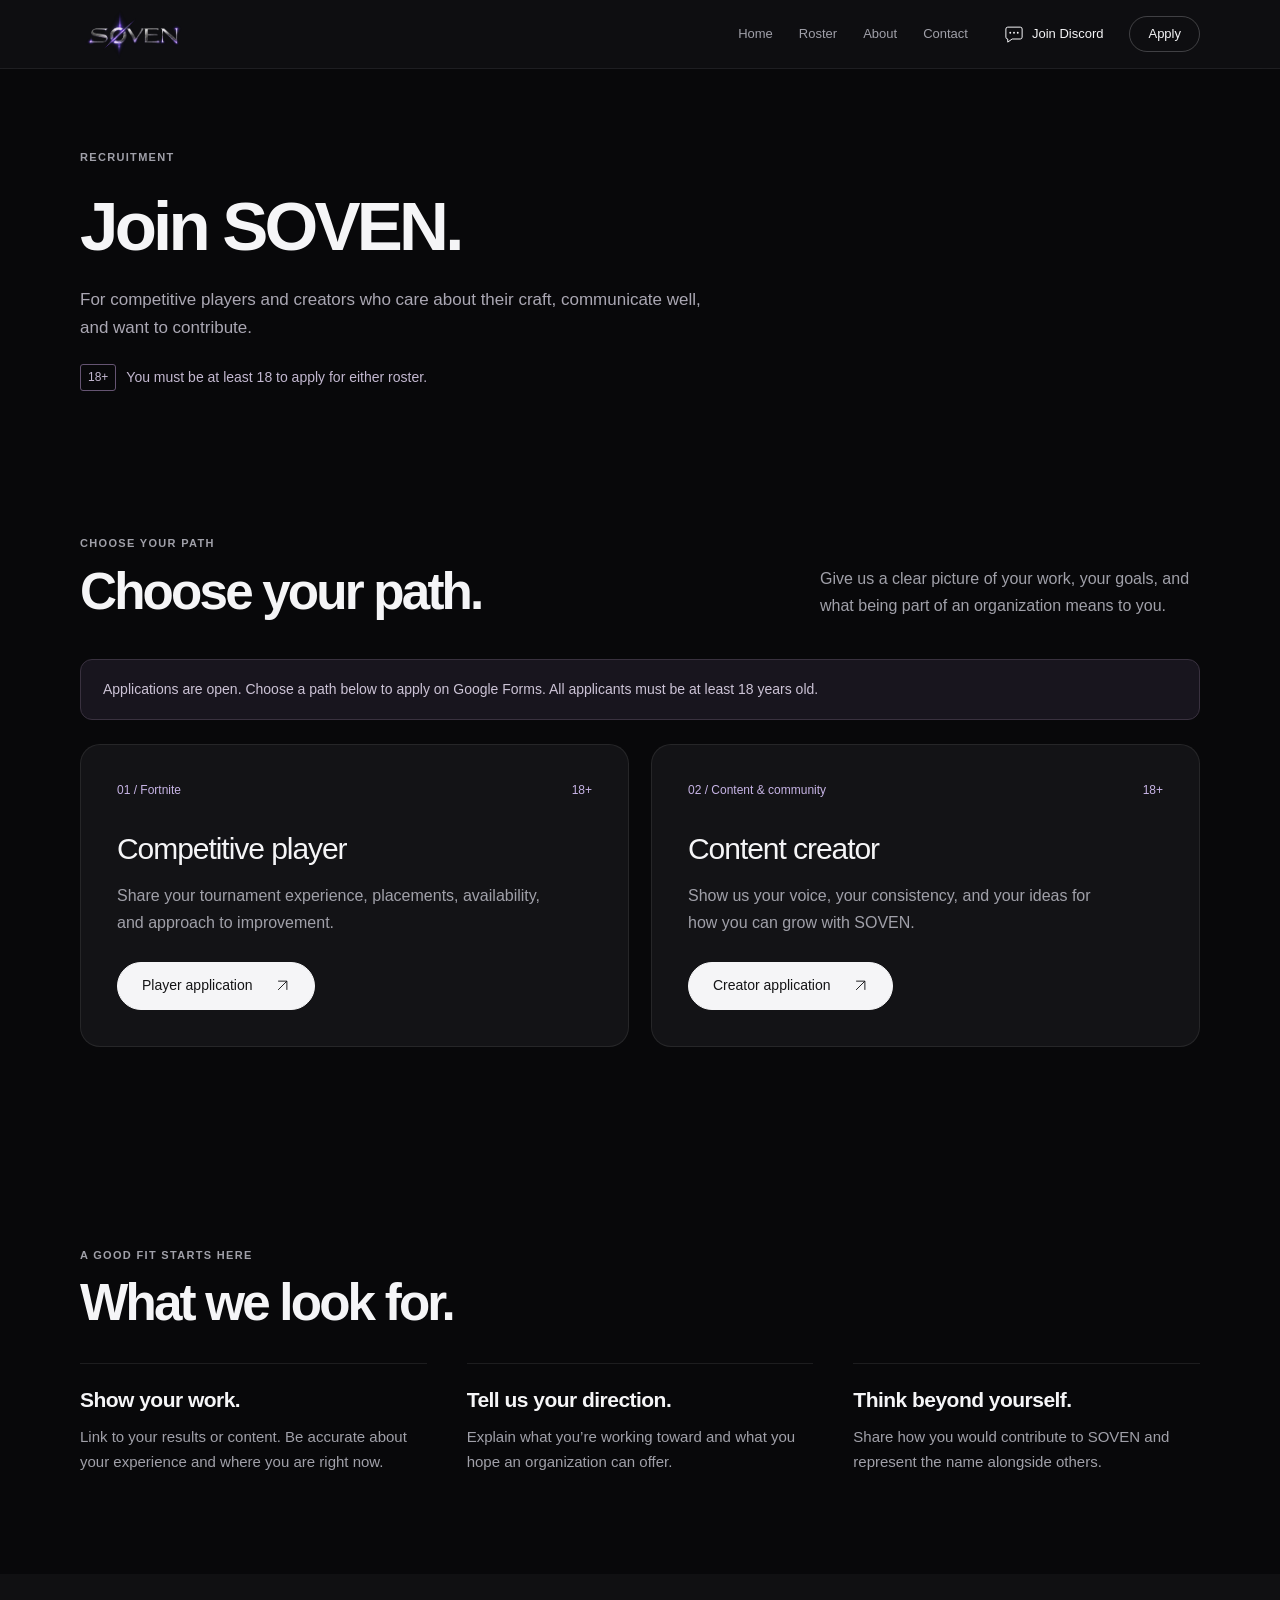
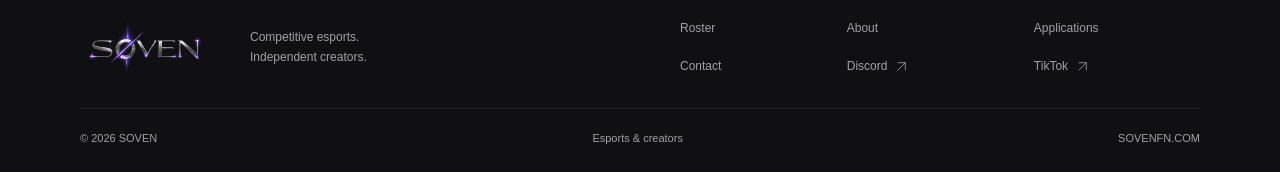
<file: apply.html>
<!doctype html><html lang="en"><head><meta charset="utf-8"><meta name="viewport" content="width=device-width, initial-scale=1"><meta name="theme-color" content="#0b0b0d"><title>Apply — SOVEN</title><meta name="description" content="Explore SOVEN competitive player and content creator recruitment. Applicants must be 18 or older. Check current application availability."><meta property="og:title" content="Apply — SOVEN"><meta property="og:description" content="Explore SOVEN competitive player and content creator recruitment. Applicants must be 18 or older. Check current application availability."><meta property="og:type" content="website"><meta property="og:url" content="https://sovenfn.com/apply.html"><meta property="og:image" content="https://sovenfn.com/assets/social-card.png"><meta property="og:image:alt" content="SOVEN — competitive esports and content creators"><meta name="twitter:card" content="summary_large_image"><link rel="canonical" href="https://sovenfn.com/apply.html"><link rel="icon" href="assets/favicon.png"><link rel="stylesheet" href="styles.css?v=soven-20260921-motion"><script src="site-config.js?v=soven-20260921-motion" defer></script><script src="site.js?v=soven-20260921-motion" defer></script><script src="motion.js?v=soven-20260921-motion" defer></script><noscript><style>@media(max-width:800px){.header{position:relative}.header-inner{flex-wrap:wrap;padding-bottom:18px}.nav{position:static;display:flex;flex-wrap:wrap;width:100%;padding:0;border:0}.menu-toggle{display:none}}</style></noscript></head><body class=""><a class="skip" href="#main">Skip to content</a>
<header class="header"><div class="wrap header-inner">
<a class="brand" href="index.html" aria-label="SOVEN home"><img src="assets/wordmark.webp" width="142" height="70" alt="SOVEN"></a>
<a class="mobile-discord" href="https://discord.gg/PHqZQjW3sS" data-discord target="_blank" rel="noopener noreferrer"><svg class="icon chat-icon" viewBox="0 0 32 32" fill="none" stroke="currentColor" stroke-width="1.6" aria-hidden="true" focusable="false"><path d="M6 5h20a3 3 0 0 1 3 3v13a3 3 0 0 1-3 3H13l-7 5v-5a3 3 0 0 1-3-3V8a3 3 0 0 1 3-3Z"/><path d="M10 14h.01M16 14h.01M22 14h.01" stroke-width="3" stroke-linecap="round"/></svg><span>Join Discord</span></a>
<button class="menu-toggle" aria-expanded="false" aria-controls="navigation"><span class="menu-label">Menu</span><span class="menu-lines" aria-hidden="true"></span></button>
<nav class="nav" id="navigation" aria-label="Main navigation"><a href="index.html">Home</a><a href="roster.html">Roster</a><a href="about.html">About</a><a href="contact.html">Contact</a>
<a class="nav-discord" href="discord.html"><svg class="icon chat-icon" viewBox="0 0 32 32" fill="none" stroke="currentColor" stroke-width="1.6" aria-hidden="true" focusable="false"><path d="M6 5h20a3 3 0 0 1 3 3v13a3 3 0 0 1-3 3H13l-7 5v-5a3 3 0 0 1-3-3V8a3 3 0 0 1 3-3Z"/><path d="M10 14h.01M16 14h.01M22 14h.01" stroke-width="3" stroke-linecap="round"/></svg><span>Join Discord</span></a>
<a class="button nav-apply" href="apply.html" aria-current="page"><span>Apply</span><svg class="icon arrow" viewBox="0 0 24 24" fill="none" stroke="currentColor" stroke-width="1.5" aria-hidden="true" focusable="false"><path d="M5 19 19 5M5 5h14v14"/></svg></a></nav></div></header><main id="main">
<section class="wrap page-intro"><div class="eyebrow"><span class="section-index">SOVEN /</span>Recruitment</div><h1 class="page-title">Join SOVEN.</h1><p class="lead">For competitive players and creators who care about their craft, communicate well, and want to contribute.</p><p class="eligibility"><span>18+</span> You must be at least 18 to apply for either roster.</p></section>
<section class="wrap section"><div class="section-heading"><div><div class="eyebrow"><span class="section-index">01 /</span>Choose your path</div><h2>Choose your path.</h2></div><p>Give us a clear picture of your work, your goals, and what being part of an organization means to you.</p></div><div class="notice" id="application-overview-notice"><strong>Applications are open.</strong> Choose your path below to apply on Google Forms. All applicants must be at least 18 years old.</div><div class="divisions"><article class="division"><div class="division-top"><span>01 / Fortnite</span><span>18+</span></div><h3>Competitive player</h3><p>Share your tournament experience, placements, availability, and approach to improvement.</p><a class="button primary" href="apply-competitive.html" ><span>Player application</span><svg class="icon arrow" viewBox="0 0 24 24" fill="none" stroke="currentColor" stroke-width="1.5" aria-hidden="true" focusable="false"><path d="M5 19 19 5M5 5h14v14"/></svg></a></article><article class="division"><div class="division-top"><span>02 / Content &amp; community</span><span>18+</span></div><h3>Content creator</h3><p>Show us your voice, your consistency, and your ideas for how you can grow with SOVEN.</p><a class="button primary" href="apply-creator.html" ><span>Creator application</span><svg class="icon arrow" viewBox="0 0 24 24" fill="none" stroke="currentColor" stroke-width="1.5" aria-hidden="true" focusable="false"><path d="M5 19 19 5M5 5h14v14"/></svg></a></article></div></section>
<section class="wrap section"><div class="eyebrow"><span class="section-index">02 /</span>A good fit starts here</div><h2>What we look for.</h2><div class="principles"><article><span class="principle-index">01</span><h3>Show your work.</h3><p>Link to your results or content. Be accurate about your experience and where you are right now.</p></article><article><span class="principle-index">02</span><h3>Tell us your direction.</h3><p>Explain what you’re working toward and what you hope an organization can offer.</p></article><article><span class="principle-index">03</span><h3>Think beyond yourself.</h3><p>Share how you would contribute to SOVEN and represent the name alongside others.</p></article></div></section></main><footer class="footer"><div class="wrap"><div class="footer-top"><a class="footer-brand" href="index.html" aria-label="SOVEN home"><img src="assets/wordmark.webp" width="160" height="80" alt="SOVEN" loading="lazy"></a><p>Competitive esports.<br>Independent creators.</p><div class="footer-links"><a href="roster.html">Roster</a><a href="about.html">About</a><a href="apply.html">Applications</a><a href="contact.html">Contact</a><a href="discord.html">Discord <svg class="icon arrow" viewBox="0 0 24 24" fill="none" stroke="currentColor" stroke-width="1.5" aria-hidden="true" focusable="false"><path d="M5 19 19 5M5 5h14v14"/></svg></a><a href="https://www.tiktok.com/@sovenfn" target="_blank" rel="noopener noreferrer">TikTok <svg class="icon arrow" viewBox="0 0 24 24" fill="none" stroke="currentColor" stroke-width="1.5" aria-hidden="true" focusable="false"><path d="M5 19 19 5M5 5h14v14"/></svg></a></div></div><div class="footer-bottom"><span>© 2026 SOVEN</span><span>Esports &amp; creators</span><a href="index.html">SOVENFN.COM</a></div></div></footer></body></html>
</file>
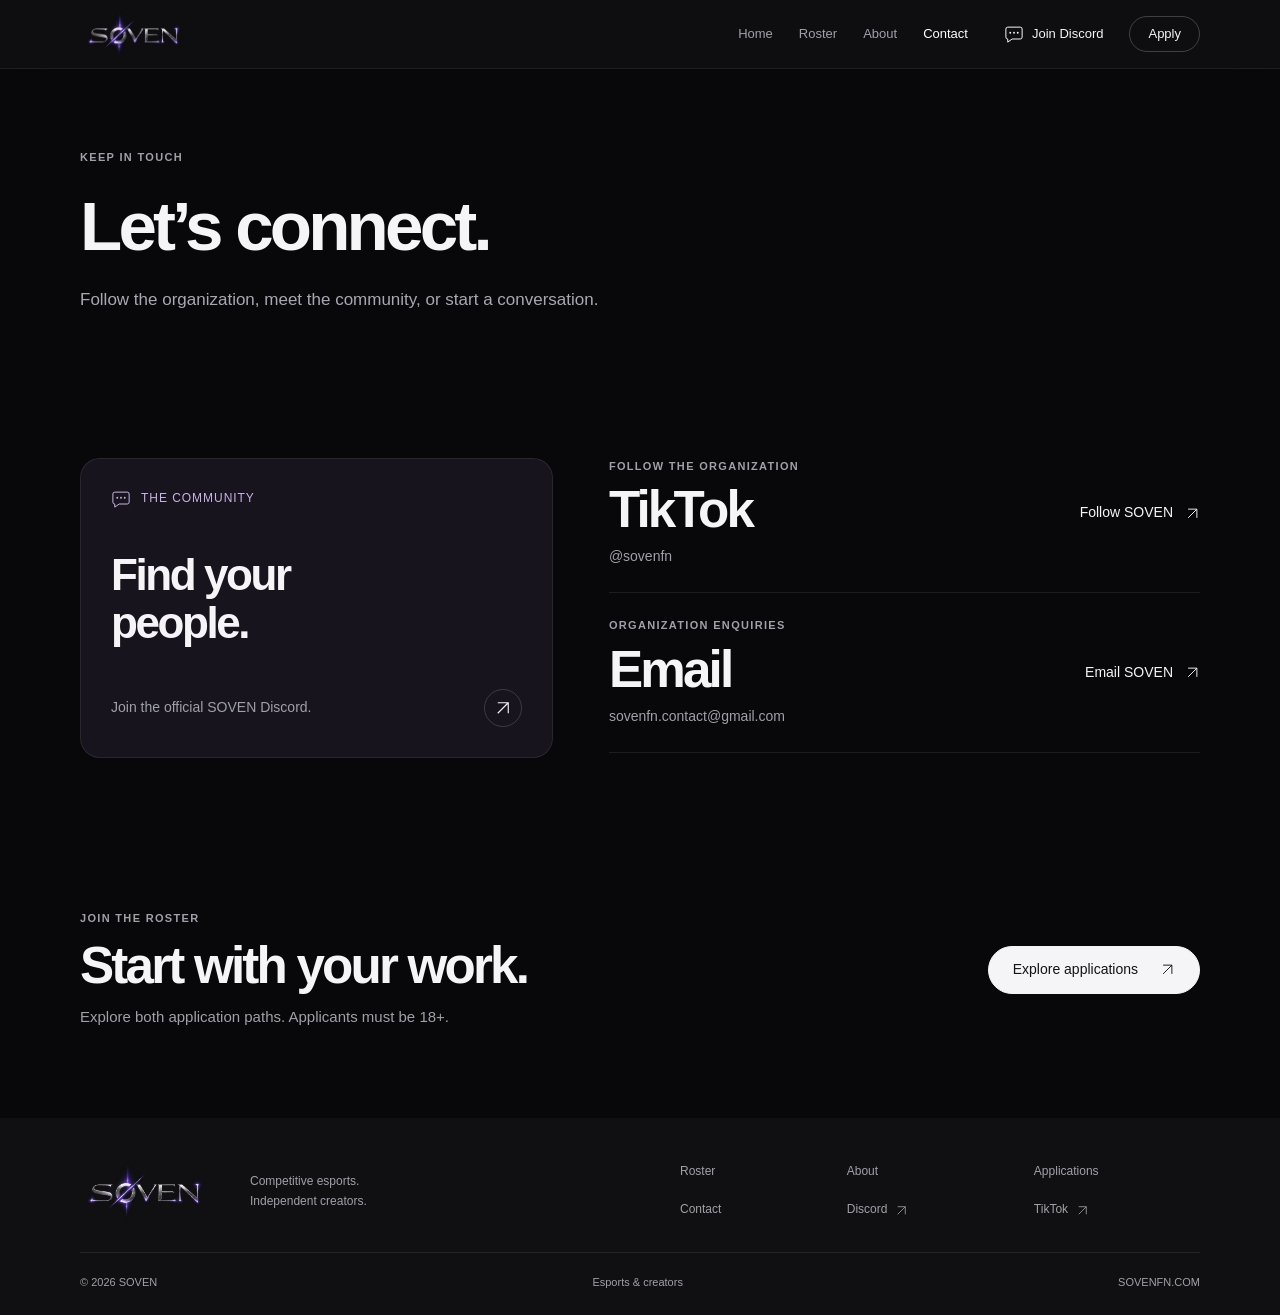
<file: contact.html>
<!doctype html><html lang="en"><head><meta charset="utf-8"><meta name="viewport" content="width=device-width, initial-scale=1"><meta name="theme-color" content="#0b0b0d"><title>Contact & Socials — SOVEN</title><meta name="description" content="Connect with SOVEN on Discord and TikTok, or contact sovenfn.contact@gmail.com for organization enquiries."><meta property="og:title" content="Contact & Socials — SOVEN"><meta property="og:description" content="Connect with SOVEN on Discord and TikTok, or contact sovenfn.contact@gmail.com for organization enquiries."><meta property="og:type" content="website"><meta property="og:url" content="https://sovenfn.com/contact.html"><meta property="og:image" content="https://sovenfn.com/assets/social-card.png"><meta property="og:image:alt" content="SOVEN — competitive esports and content creators"><meta name="twitter:card" content="summary_large_image"><link rel="canonical" href="https://sovenfn.com/contact.html"><link rel="icon" href="assets/favicon.png"><link rel="stylesheet" href="styles.css?v=soven-20260921-motion"><script src="site-config.js?v=soven-20260921-motion" defer></script><script src="site.js?v=soven-20260921-motion" defer></script><script src="motion.js?v=soven-20260921-motion" defer></script><noscript><style>@media(max-width:800px){.header{position:relative}.header-inner{flex-wrap:wrap;padding-bottom:18px}.nav{position:static;display:flex;flex-wrap:wrap;width:100%;padding:0;border:0}.menu-toggle{display:none}}</style></noscript></head><body class=""><a class="skip" href="#main">Skip to content</a>
<header class="header"><div class="wrap header-inner">
<a class="brand" href="index.html" aria-label="SOVEN home"><img src="assets/wordmark.webp" width="142" height="70" alt="SOVEN"></a>
<a class="mobile-discord" href="https://discord.gg/PHqZQjW3sS" data-discord target="_blank" rel="noopener noreferrer"><svg class="icon chat-icon" viewBox="0 0 32 32" fill="none" stroke="currentColor" stroke-width="1.6" aria-hidden="true" focusable="false"><path d="M6 5h20a3 3 0 0 1 3 3v13a3 3 0 0 1-3 3H13l-7 5v-5a3 3 0 0 1-3-3V8a3 3 0 0 1 3-3Z"/><path d="M10 14h.01M16 14h.01M22 14h.01" stroke-width="3" stroke-linecap="round"/></svg><span>Join Discord</span></a>
<button class="menu-toggle" aria-expanded="false" aria-controls="navigation"><span class="menu-label">Menu</span><span class="menu-lines" aria-hidden="true"></span></button>
<nav class="nav" id="navigation" aria-label="Main navigation"><a href="index.html">Home</a><a href="roster.html">Roster</a><a href="about.html">About</a><a href="contact.html" aria-current="page">Contact</a>
<a class="nav-discord" href="discord.html"><svg class="icon chat-icon" viewBox="0 0 32 32" fill="none" stroke="currentColor" stroke-width="1.6" aria-hidden="true" focusable="false"><path d="M6 5h20a3 3 0 0 1 3 3v13a3 3 0 0 1-3 3H13l-7 5v-5a3 3 0 0 1-3-3V8a3 3 0 0 1 3-3Z"/><path d="M10 14h.01M16 14h.01M22 14h.01" stroke-width="3" stroke-linecap="round"/></svg><span>Join Discord</span></a>
<a class="button nav-apply" href="apply.html" ><span>Apply</span><svg class="icon arrow" viewBox="0 0 24 24" fill="none" stroke="currentColor" stroke-width="1.5" aria-hidden="true" focusable="false"><path d="M5 19 19 5M5 5h14v14"/></svg></a></nav></div></header><main id="main">
<section class="wrap page-intro"><div class="eyebrow"><span class="section-index">SOVEN /</span>Keep in touch</div><h1 class="page-title">Let’s connect.</h1><p class="lead">Follow the organization, meet the community, or start a conversation.</p></section>
<section class="wrap section contact-section"><a id="discord" class="contact-discord" href="discord.html"><div class="community-symbol"><svg class="icon chat-icon" viewBox="0 0 32 32" fill="none" stroke="currentColor" stroke-width="1.6" aria-hidden="true" focusable="false"><path d="M6 5h20a3 3 0 0 1 3 3v13a3 3 0 0 1-3 3H13l-7 5v-5a3 3 0 0 1-3-3V8a3 3 0 0 1 3-3Z"/><path d="M10 14h.01M16 14h.01M22 14h.01" stroke-width="3" stroke-linecap="round"/></svg><span>THE COMMUNITY</span></div><h2>Find your<br>people.</h2><div class="contact-discord-bottom"><p>Join the official SOVEN Discord.</p><span class="round-arrow"><svg class="icon arrow" viewBox="0 0 24 24" fill="none" stroke="currentColor" stroke-width="1.5" aria-hidden="true" focusable="false"><path d="M5 19 19 5M5 5h14v14"/></svg></span></div></a><div class="social-list"><div class="social-row"><div><span class="eyebrow">Follow the organization</span><h2>TikTok</h2><p>@sovenfn</p></div><a class="button text-button" href="https://www.tiktok.com/@sovenfn" target="_blank" rel="noopener noreferrer"><span>Follow SOVEN</span><svg class="icon arrow" viewBox="0 0 24 24" fill="none" stroke="currentColor" stroke-width="1.5" aria-hidden="true" focusable="false"><path d="M5 19 19 5M5 5h14v14"/></svg></a></div><div class="social-row"><div><span class="eyebrow">Organization enquiries</span><h2>Email</h2><p data-email-description>sovenfn.contact@gmail.com</p></div><a class="button text-button" href="mailto:sovenfn.contact@gmail.com" data-email-link><span>Email SOVEN</span><svg class="icon arrow" viewBox="0 0 24 24" fill="none" stroke="currentColor" stroke-width="1.5" aria-hidden="true" focusable="false"><path d="M5 19 19 5M5 5h14v14"/></svg></a></div><div id="other-socials"></div></div></section>
<section class="wrap cta-strip"><div><div class="eyebrow">Join the roster</div><h2>Start with your work.</h2><p>Explore both application paths. Applicants must be 18+.</p></div><a class="button primary" href="apply.html" ><span>Explore applications</span><svg class="icon arrow" viewBox="0 0 24 24" fill="none" stroke="currentColor" stroke-width="1.5" aria-hidden="true" focusable="false"><path d="M5 19 19 5M5 5h14v14"/></svg></a></section></main><footer class="footer"><div class="wrap"><div class="footer-top"><a class="footer-brand" href="index.html" aria-label="SOVEN home"><img src="assets/wordmark.webp" width="160" height="80" alt="SOVEN" loading="lazy"></a><p>Competitive esports.<br>Independent creators.</p><div class="footer-links"><a href="roster.html">Roster</a><a href="about.html">About</a><a href="apply.html">Applications</a><a href="contact.html">Contact</a><a href="discord.html">Discord <svg class="icon arrow" viewBox="0 0 24 24" fill="none" stroke="currentColor" stroke-width="1.5" aria-hidden="true" focusable="false"><path d="M5 19 19 5M5 5h14v14"/></svg></a><a href="https://www.tiktok.com/@sovenfn" target="_blank" rel="noopener noreferrer">TikTok <svg class="icon arrow" viewBox="0 0 24 24" fill="none" stroke="currentColor" stroke-width="1.5" aria-hidden="true" focusable="false"><path d="M5 19 19 5M5 5h14v14"/></svg></a></div></div><div class="footer-bottom"><span>© 2026 SOVEN</span><span>Esports &amp; creators</span><a href="index.html">SOVENFN.COM</a></div></div></footer></body></html>
</file>
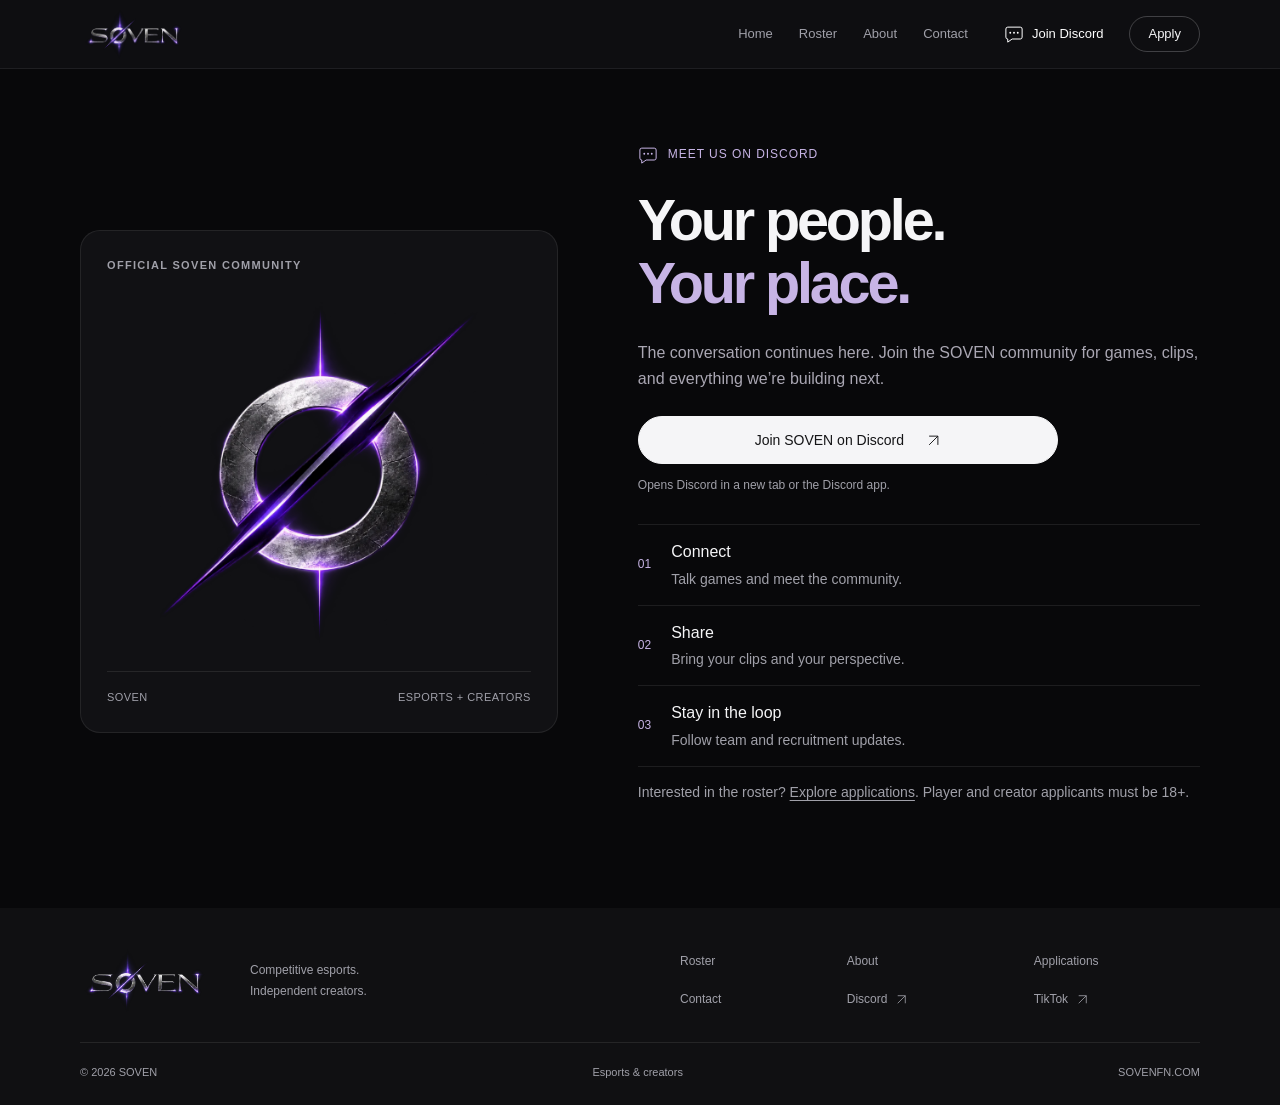
<file: discord.html>
<!doctype html><html lang="en"><head><meta charset="utf-8"><meta name="viewport" content="width=device-width, initial-scale=1"><meta name="theme-color" content="#0b0b0d"><title>Join the SOVEN Discord — Esports & Creators</title><meta name="description" content="Join the official SOVEN community. Talk games, share your clips, and follow competitive and creator updates."><meta property="og:title" content="Join the SOVEN Discord — Esports & Creators"><meta property="og:description" content="Join the official SOVEN community. Talk games, share your clips, and follow competitive and creator updates."><meta property="og:type" content="website"><meta property="og:url" content="https://sovenfn.com/discord.html"><meta property="og:image" content="https://sovenfn.com/assets/social-card.png"><meta property="og:image:alt" content="SOVEN — competitive esports and content creators"><meta name="twitter:card" content="summary_large_image"><link rel="canonical" href="https://sovenfn.com/discord.html"><link rel="icon" href="assets/favicon.png"><link rel="stylesheet" href="styles.css?v=soven-20260921-motion"><script src="site-config.js?v=soven-20260921-motion" defer></script><script src="site.js?v=soven-20260921-motion" defer></script><script src="motion.js?v=soven-20260921-motion" defer></script><noscript><style>@media(max-width:800px){.header{position:relative}.header-inner{flex-wrap:wrap;padding-bottom:18px}.nav{position:static;display:flex;flex-wrap:wrap;width:100%;padding:0;border:0}.menu-toggle{display:none}}</style></noscript></head><body class="discord-page"><a class="skip" href="#main">Skip to content</a>
<header class="header"><div class="wrap header-inner">
<a class="brand" href="index.html" aria-label="SOVEN home"><img src="assets/wordmark.webp" width="142" height="70" alt="SOVEN"></a>
<a class="mobile-discord" href="https://discord.gg/PHqZQjW3sS" data-discord target="_blank" rel="noopener noreferrer"><svg class="icon chat-icon" viewBox="0 0 32 32" fill="none" stroke="currentColor" stroke-width="1.6" aria-hidden="true" focusable="false"><path d="M6 5h20a3 3 0 0 1 3 3v13a3 3 0 0 1-3 3H13l-7 5v-5a3 3 0 0 1-3-3V8a3 3 0 0 1 3-3Z"/><path d="M10 14h.01M16 14h.01M22 14h.01" stroke-width="3" stroke-linecap="round"/></svg><span>Join Discord</span></a>
<button class="menu-toggle" aria-expanded="false" aria-controls="navigation"><span class="menu-label">Menu</span><span class="menu-lines" aria-hidden="true"></span></button>
<nav class="nav" id="navigation" aria-label="Main navigation"><a href="index.html">Home</a><a href="roster.html">Roster</a><a href="about.html">About</a><a href="contact.html">Contact</a>
<a class="nav-discord" href="discord.html" aria-current="page"><svg class="icon chat-icon" viewBox="0 0 32 32" fill="none" stroke="currentColor" stroke-width="1.6" aria-hidden="true" focusable="false"><path d="M6 5h20a3 3 0 0 1 3 3v13a3 3 0 0 1-3 3H13l-7 5v-5a3 3 0 0 1-3-3V8a3 3 0 0 1 3-3Z"/><path d="M10 14h.01M16 14h.01M22 14h.01" stroke-width="3" stroke-linecap="round"/></svg><span>Join Discord</span></a>
<a class="button nav-apply" href="apply.html" ><span>Apply</span><svg class="icon arrow" viewBox="0 0 24 24" fill="none" stroke="currentColor" stroke-width="1.5" aria-hidden="true" focusable="false"><path d="M5 19 19 5M5 5h14v14"/></svg></a></nav></div></header><main id="main">
<section class="wrap discord-landing"><div class="discord-identity"><div class="eyebrow">OFFICIAL SOVEN COMMUNITY</div><img src="assets/emblem.webp" width="800" height="800" alt="SOVEN emblem" fetchpriority="high"><div class="identity-label"><span>SOVEN</span><span>ESPORTS + CREATORS</span></div></div><div class="discord-invite"><div class="community-symbol"><svg class="icon chat-icon" viewBox="0 0 32 32" fill="none" stroke="currentColor" stroke-width="1.6" aria-hidden="true" focusable="false"><path d="M6 5h20a3 3 0 0 1 3 3v13a3 3 0 0 1-3 3H13l-7 5v-5a3 3 0 0 1-3-3V8a3 3 0 0 1 3-3Z"/><path d="M10 14h.01M16 14h.01M22 14h.01" stroke-width="3" stroke-linecap="round"/></svg><span>MEET US ON DISCORD</span></div><h1>Your people.<br><span>Your place.</span></h1><p class="lead">The conversation continues here. Join the SOVEN community for games, clips, and everything we’re building next.</p><a class="button primary discord-join" href="https://discord.gg/PHqZQjW3sS" data-discord target="_blank" rel="noopener noreferrer"><span>Join SOVEN on Discord</span><svg class="icon arrow" viewBox="0 0 24 24" fill="none" stroke="currentColor" stroke-width="1.5" aria-hidden="true" focusable="false"><path d="M5 19 19 5M5 5h14v14"/></svg></a><p class="link-note">Opens Discord in a new tab or the Discord app.</p><div class="invite-details"><div><span>01</span><p><strong>Connect</strong>Talk games and meet the community.</p></div><div><span>02</span><p><strong>Share</strong>Bring your clips and your perspective.</p></div><div><span>03</span><p><strong>Stay in the loop</strong>Follow team and recruitment updates.</p></div></div><p class="small-copy">Interested in the roster? <a href="apply.html">Explore applications</a>. Player and creator applicants must be 18+.</p></div></section></main><footer class="footer"><div class="wrap"><div class="footer-top"><a class="footer-brand" href="index.html" aria-label="SOVEN home"><img src="assets/wordmark.webp" width="160" height="80" alt="SOVEN" loading="lazy"></a><p>Competitive esports.<br>Independent creators.</p><div class="footer-links"><a href="roster.html">Roster</a><a href="about.html">About</a><a href="apply.html">Applications</a><a href="contact.html">Contact</a><a href="discord.html">Discord <svg class="icon arrow" viewBox="0 0 24 24" fill="none" stroke="currentColor" stroke-width="1.5" aria-hidden="true" focusable="false"><path d="M5 19 19 5M5 5h14v14"/></svg></a><a href="https://www.tiktok.com/@sovenfn" target="_blank" rel="noopener noreferrer">TikTok <svg class="icon arrow" viewBox="0 0 24 24" fill="none" stroke="currentColor" stroke-width="1.5" aria-hidden="true" focusable="false"><path d="M5 19 19 5M5 5h14v14"/></svg></a></div></div><div class="footer-bottom"><span>© 2026 SOVEN</span><span>Esports &amp; creators</span><a href="index.html">SOVENFN.COM</a></div></div></footer></body></html>
</file>
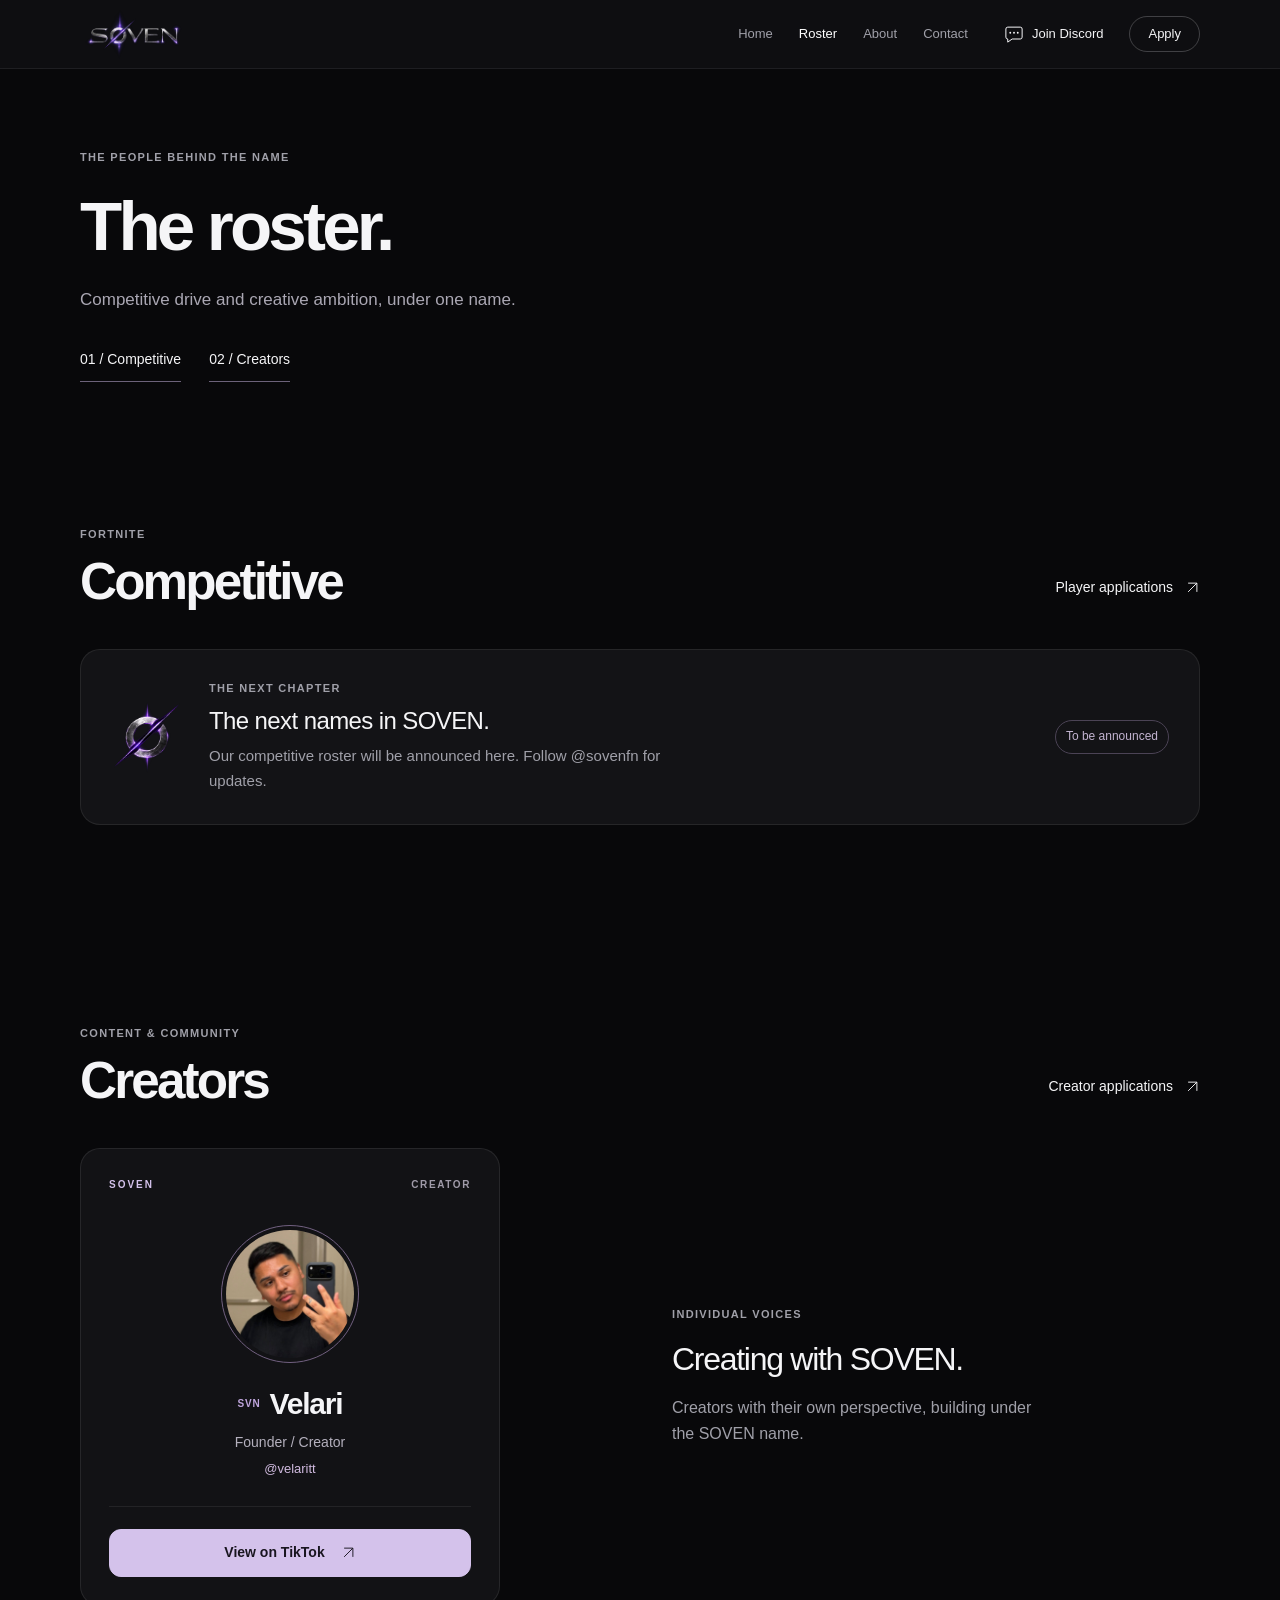
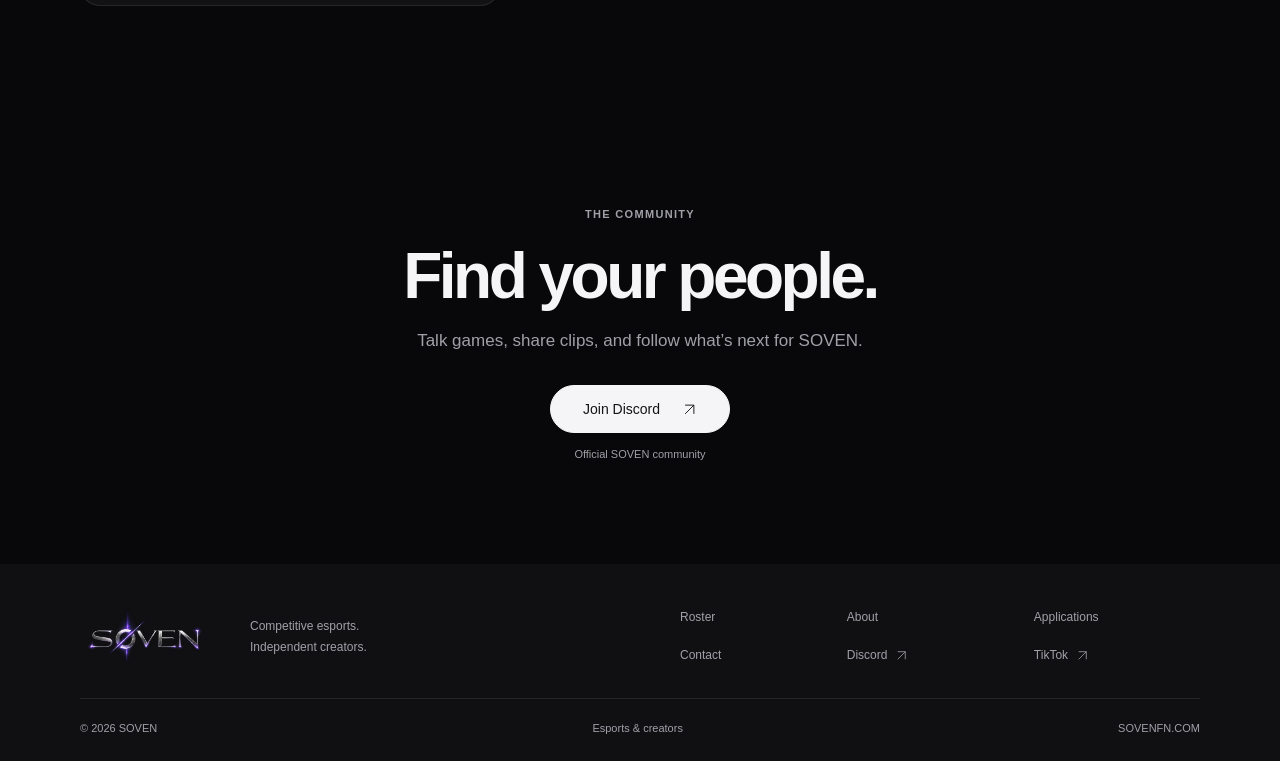
<file: roster.html>
<!doctype html><html lang="en"><head><meta charset="utf-8"><meta name="viewport" content="width=device-width, initial-scale=1"><meta name="theme-color" content="#0b0b0d"><title>Roster — SOVEN</title><meta name="description" content="Meet the people building SOVEN. Explore our competitive Fortnite and content creator rosters."><meta property="og:title" content="Roster — SOVEN"><meta property="og:description" content="Meet the people building SOVEN. Explore our competitive Fortnite and content creator rosters."><meta property="og:type" content="website"><meta property="og:url" content="https://sovenfn.com/roster.html"><meta property="og:image" content="https://sovenfn.com/assets/social-card.png"><meta property="og:image:alt" content="SOVEN — competitive esports and content creators"><meta name="twitter:card" content="summary_large_image"><link rel="canonical" href="https://sovenfn.com/roster.html"><link rel="icon" href="assets/favicon.png"><link rel="stylesheet" href="styles.css?v=soven-20260923-creator-card"><script src="site-config.js?v=soven-20260923-creator-card" defer></script><script src="site.js?v=soven-20260923-creator-card" defer></script><script src="motion.js?v=soven-20260923-creator-card" defer></script><noscript><style>@media(max-width:800px){.header{position:relative}.header-inner{flex-wrap:wrap;padding-bottom:18px}.nav{position:static;display:flex;flex-wrap:wrap;width:100%;padding:0;border:0}.menu-toggle{display:none}}</style></noscript></head><body class=""><a class="skip" href="#main">Skip to content</a>
<header class="header"><div class="wrap header-inner">
<a class="brand" href="index.html" aria-label="SOVEN home"><img src="assets/wordmark.webp" width="142" height="70" alt="SOVEN"></a>
<a class="mobile-discord" href="https://discord.gg/PHqZQjW3sS" data-discord target="_blank" rel="noopener noreferrer"><svg class="icon chat-icon" viewBox="0 0 32 32" fill="none" stroke="currentColor" stroke-width="1.6" aria-hidden="true" focusable="false"><path d="M6 5h20a3 3 0 0 1 3 3v13a3 3 0 0 1-3 3H13l-7 5v-5a3 3 0 0 1-3-3V8a3 3 0 0 1 3-3Z"/><path d="M10 14h.01M16 14h.01M22 14h.01" stroke-width="3" stroke-linecap="round"/></svg><span>Join Discord</span></a>
<button class="menu-toggle" aria-expanded="false" aria-controls="navigation"><span class="menu-label">Menu</span><span class="menu-lines" aria-hidden="true"></span></button>
<nav class="nav" id="navigation" aria-label="Main navigation"><a href="index.html">Home</a><a href="roster.html" aria-current="page">Roster</a><a href="about.html">About</a><a href="contact.html">Contact</a>
<a class="nav-discord" href="discord.html"><svg class="icon chat-icon" viewBox="0 0 32 32" fill="none" stroke="currentColor" stroke-width="1.6" aria-hidden="true" focusable="false"><path d="M6 5h20a3 3 0 0 1 3 3v13a3 3 0 0 1-3 3H13l-7 5v-5a3 3 0 0 1-3-3V8a3 3 0 0 1 3-3Z"/><path d="M10 14h.01M16 14h.01M22 14h.01" stroke-width="3" stroke-linecap="round"/></svg><span>Join Discord</span></a>
<a class="button nav-apply" href="apply.html" ><span>Apply</span><svg class="icon arrow" viewBox="0 0 24 24" fill="none" stroke="currentColor" stroke-width="1.5" aria-hidden="true" focusable="false"><path d="M5 19 19 5M5 5h14v14"/></svg></a></nav></div></header><main id="main">
<section class="wrap page-intro"><div class="eyebrow"><span class="section-index">SOVEN /</span>The people behind the name</div><h1 class="page-title">The roster.</h1><p class="lead">Competitive drive and creative ambition, under one name.</p><nav class="page-tabs" aria-label="Roster sections"><a href="#competitive">01 / Competitive</a><a href="#creators">02 / Creators</a></nav></section>
<section class="wrap section" id="competitive"><div class="section-heading"><div><div class="eyebrow"><span class="section-index">01 /</span>Fortnite</div><h2>Competitive</h2></div><a class="button text-button" href="apply-competitive.html" ><span>Player applications</span><svg class="icon arrow" viewBox="0 0 24 24" fill="none" stroke="currentColor" stroke-width="1.5" aria-hidden="true" focusable="false"><path d="M5 19 19 5M5 5h14v14"/></svg></a></div><div data-roster="competitive"><div class="empty-roster"><img class="empty-mark" src="assets/emblem.webp" width="120" height="120" alt="" loading="lazy"><div><span class="eyebrow">The next chapter</span><h3>The next names in SOVEN.</h3><p>Our competitive roster will be announced here. Follow @sovenfn for updates.</p></div><span class="tag">To be announced</span></div></div></section>
<section class="wrap section" id="creators"><div class="section-heading"><div><div class="eyebrow"><span class="section-index">02 /</span>Content &amp; community</div><h2>Creators</h2></div><a class="button text-button" href="apply-creator.html" ><span>Creator applications</span><svg class="icon arrow" viewBox="0 0 24 24" fill="none" stroke="currentColor" stroke-width="1.5" aria-hidden="true" focusable="false"><path d="M5 19 19 5M5 5h14v14"/></svg></a></div><div class="creators-layout"><div data-roster="creators"><div class="empty-roster"><div><h3>Meet the creators.</h3><p>Enable JavaScript to view the current roster.</p></div></div></div><div class="roster-editorial"><span class="eyebrow">Individual voices</span><p>Creating with SOVEN.</p><div>Creators with their own perspective, building under the SOVEN name.</div></div></div></section><section class="community-section" aria-labelledby="community-title"><div class="wrap community-grid"><div><div class="eyebrow">The community</div><h2 id="community-title">Find your people.</h2><p>Talk games, share clips, and follow what’s next for SOVEN.</p></div><div class="community-action"><a class="button primary" href="https://discord.gg/PHqZQjW3sS" data-discord target="_blank" rel="noopener noreferrer"><span>Join Discord</span><svg class="icon arrow" viewBox="0 0 24 24" fill="none" stroke="currentColor" stroke-width="1.5" aria-hidden="true" focusable="false"><path d="M5 19 19 5M5 5h14v14"/></svg></a><span class="link-note">Official SOVEN community</span></div></div></section></main><footer class="footer"><div class="wrap"><div class="footer-top"><a class="footer-brand" href="index.html" aria-label="SOVEN home"><img src="assets/wordmark.webp" width="160" height="80" alt="SOVEN" loading="lazy"></a><p>Competitive esports.<br>Independent creators.</p><div class="footer-links"><a href="roster.html">Roster</a><a href="about.html">About</a><a href="apply.html">Applications</a><a href="contact.html">Contact</a><a href="discord.html">Discord <svg class="icon arrow" viewBox="0 0 24 24" fill="none" stroke="currentColor" stroke-width="1.5" aria-hidden="true" focusable="false"><path d="M5 19 19 5M5 5h14v14"/></svg></a><a href="https://www.tiktok.com/@sovenfn" target="_blank" rel="noopener noreferrer">TikTok <svg class="icon arrow" viewBox="0 0 24 24" fill="none" stroke="currentColor" stroke-width="1.5" aria-hidden="true" focusable="false"><path d="M5 19 19 5M5 5h14v14"/></svg></a></div></div><div class="footer-bottom"><span>© 2026 SOVEN</span><span>Esports &amp; creators</span><a href="index.html">SOVENFN.COM</a></div></div></footer></body></html>
</file>
<file: styles.css>
/* SOVEN — restrained typography, consistent spacing, original brand artwork. */
@font-face{font-family:SovenDisplay;src:url('assets/anton.ttf') format('truetype');font-weight:400;font-style:normal;font-display:swap}
:root{--bg:#0c0c0f;--surface:#131317;--line:#29292f;--ink:#f0eef3;--muted:#a8a6b1;--accent:#c0a7e4;--display:SovenDisplay,Impact,'Arial Narrow',sans-serif}
*{box-sizing:border-box}html{scroll-behavior:smooth;scroll-padding-top:96px}body{margin:0;background:var(--bg);color:var(--ink);font:16px/1.65 Arial,Helvetica,sans-serif;-webkit-font-smoothing:antialiased}a{color:inherit;text-decoration:none}button,input,textarea,select{font:inherit}button{cursor:pointer}img{max-width:100%;display:block}button,a{-webkit-tap-highlight-color:transparent}[hidden]{display:none!important}::selection{background:var(--accent);color:var(--bg)}a:focus-visible,button:focus-visible,input:focus-visible,textarea:focus-visible,select:focus-visible,summary:focus-visible{outline:2px solid var(--accent);outline-offset:5px}
.wrap{width:min(1180px,calc(100% - 80px));margin-inline:auto}.eyebrow{display:flex;align-items:center;gap:10px;color:var(--muted);font-size:12px;line-height:1.5;letter-spacing:.12em;font-weight:600;text-transform:uppercase}.section-index,.principle-index,.slash{display:none}.icon{width:18px;height:18px;flex-shrink:0;vertical-align:middle}.chat-icon{width:20px;height:20px}.arrow{transition:transform .2s}.button:hover .arrow,.focus-card:hover .arrow,.text-link:hover .arrow{transform:translate(2px,-2px)}
/* Navigation */
.header{position:sticky;top:0;z-index:20;background:#0c0c0ff5;border-bottom:1px solid var(--line);backdrop-filter:blur(12px)}.header-inner{min-height:76px;display:flex;align-items:center;justify-content:space-between;gap:28px}.brand{flex-shrink:0}.brand img{width:116px;height:56px;object-fit:contain}.nav{display:flex;align-items:center;gap:26px}.nav>a{font-size:14px;color:var(--muted)}.nav>a:hover,.nav>a[aria-current=page]{color:var(--ink)}.nav>a[aria-current=page]:not(.button){text-decoration:underline;text-underline-offset:8px;text-decoration-color:var(--accent)}.nav .nav-discord{display:flex;align-items:center;gap:8px;margin-left:10px;color:var(--ink)}.nav .nav-apply{min-height:40px;padding:8px 16px;gap:16px;color:var(--ink)}.menu-toggle,.mobile-discord{display:none}.skip{position:fixed;top:-100px;left:16px;padding:12px 20px;background:var(--ink);color:var(--bg);z-index:100}.skip:focus{top:12px}
/* Shared actions */
.button{display:inline-flex;justify-content:center;align-items:center;gap:22px;padding:12px 20px;min-height:48px;border:1px solid #49474f;border-radius:4px;font-size:14px;font-weight:600;line-height:1.4;transition:background .2s,border-color .2s,color .2s}.button:hover{background:#202026;border-color:#82798f}.button.primary{background:var(--ink);color:#141217;border-color:var(--ink)}.button.primary:hover{background:#ded4ea;border-color:#ded4ea}.button.secondary{color:var(--ink)}.button.text-button,.text-link,.back-link,.hero-roster{display:inline-flex;align-items:center;gap:12px;min-height:44px;font-size:14px;border:0;border-radius:0;padding:8px 0;background:transparent}.button.text-button:hover,.text-link:hover,.back-link:hover,.hero-roster:hover{color:var(--accent);background:transparent}.actions{display:flex;align-items:center;gap:12px;flex-wrap:wrap}.link-note{display:block;color:var(--muted);font-size:12px;margin:12px 0 0}.small-copy,.required-note,.unavailable{font-size:14px;color:var(--muted)}.small-copy a,.notice a{text-decoration:underline;text-underline-offset:3px}
/* Home: one clear introduction and a quiet brand entrance. */
.home-hero{border-bottom:1px solid var(--line)}.home-intro{display:grid;grid-template-columns:1fr 1fr;gap:48px;align-items:center;padding-block:80px 72px}.hero-copy h1{font:400 clamp(42px,4.3vw,64px)/1.16 var(--display);letter-spacing:.005em;margin:22px 0;text-transform:uppercase}.hero-copy h1 span{color:var(--accent)}.hero-copy>p{font-size:16px;color:var(--muted);max-width:470px;margin:0 0 30px}.hero-roster{margin-top:18px;color:var(--muted)}.brand-stage{display:grid;place-items:center;min-width:0}.hero-selected{position:relative;width:100%;aspect-ratio:2/1;overflow:hidden;animation:brand-fade .55s ease-out both}.hero-selected>img{position:absolute;width:100%;height:auto;max-width:none;top:50%;left:0;transform:translateY(-47%)}
@keyframes brand-fade{from{opacity:.4}to{opacity:1}}
/* Section rhythm */
.section{padding:72px 0;border-bottom:1px solid var(--line)}.section-heading{display:flex;align-items:end;justify-content:space-between;gap:32px;margin-bottom:30px}.section h2,.community-section h2,.cta-strip h2{font:500 clamp(28px,2.8vw,38px)/1.2 Arial,Helvetica,sans-serif;letter-spacing:-.04em;margin:12px 0 0}.section-heading>p{max-width:380px;color:var(--muted);font-size:16px;margin:0}.focus-grid{display:grid;grid-template-columns:1fr 1fr;gap:22px}.focus-card{display:block;padding:30px;background:var(--surface);border:1px solid var(--line);border-radius:6px;transition:border-color .2s,background .2s}.focus-card:hover{border-color:#706479;background:#18171d}.focus-card h3{font-size:28px;font-weight:500;letter-spacing:-.03em;line-height:1.2;margin:30px 0 12px}.focus-card p{color:var(--muted);font-size:16px;max-width:400px;margin:0 0 30px}.card-link{display:flex;align-items:center;justify-content:space-between;border-top:1px solid var(--line);padding-top:18px;font-size:14px}.tiktok-feed{max-width:780px;margin-inline:auto}.tiktok-profile{display:block;width:100%;height:500px;border:0;border-radius:6px;background:#fff}.tiktok-fallback{text-align:center;font-size:13px;margin:16px 0 0}.latest-section{border-bottom:0}
.community-section{background:var(--surface);border-block:1px solid var(--line);padding:52px 0}.community-grid{display:flex;justify-content:space-between;gap:40px;align-items:center}.community-grid p{font-size:16px;color:var(--muted);margin:16px 0 0;max-width:580px}.community-action{flex-shrink:0;text-align:center}.community-action .button{min-width:205px}.cta-strip{display:flex;align-items:center;justify-content:space-between;gap:32px;padding:52px 0}.cta-strip h2{font-size:30px}.cta-strip p{font-size:15px;color:var(--muted);margin:12px 0 0}
/* Footer */
.footer{padding:30px 0 24px;border-top:1px solid var(--line)}.community-section+.footer{border-top:0}.footer-top{display:grid;grid-template-columns:140px 1fr 1.3fr;gap:30px;align-items:center;padding-bottom:26px}.footer-brand img{width:130px;height:64px;object-fit:contain}.footer-top>p{color:var(--muted);font-size:13px;line-height:1.7}.footer-links{display:grid;grid-template-columns:repeat(3,auto);gap:6px 24px;font-size:14px;color:var(--muted)}.footer-links a{display:flex;gap:8px;align-items:center;min-height:32px}.footer-links a:hover{color:var(--ink)}.footer-links .icon{width:13px;height:13px}.footer-bottom{display:flex;justify-content:space-between;gap:16px;border-top:1px solid var(--line);padding-top:20px;font-size:12px;color:var(--muted)}
/* Interior pages */
.page-intro{padding:62px 0 40px;border-bottom:1px solid var(--line)}.page-title{font:500 clamp(40px,5.4vw,70px)/1.1 Arial,Helvetica,sans-serif;letter-spacing:-.05em;margin:22px 0;color:var(--ink)}.lead{font-size:17px;color:var(--muted);line-height:1.65;max-width:640px;margin:0}.page-tabs{display:flex;gap:28px;margin-top:24px}.page-tabs a{font-size:14px;padding:10px 0;border-bottom:1px solid #6b6078}.empty-roster{display:flex;gap:26px;align-items:center;padding:30px;border:1px solid var(--line);border-radius:6px;background:var(--surface)}.empty-mark{width:72px;height:72px;object-fit:contain}.empty-roster h3{font-size:24px;font-weight:500;letter-spacing:-.025em;line-height:1.3;margin:8px 0}.empty-roster p{color:var(--muted);font-size:15px;margin:0;max-width:500px}.tag{display:inline-flex;border:1px solid #4b4355;color:#c3b4d1;font-size:12px;padding:6px 10px;border-radius:3px;white-space:nowrap;margin-left:auto}.creators-layout{display:grid;grid-template-columns:1fr 1fr;gap:64px;align-items:center}.roster-grid{display:grid;grid-template-columns:repeat(auto-fit,minmax(min(100%,260px),1fr));gap:24px}.profile{background:var(--surface);border:1px solid var(--line);border-radius:6px;overflow:hidden;max-width:420px;width:100%}.profile>img,.profile-placeholder{width:100%;aspect-ratio:5/3;object-fit:cover;background:#1b1821}.profile>img{aspect-ratio:1/1;height:auto}.profile-placeholder{display:grid;place-items:center;font:400 76px/1 var(--display);color:#aa91bf;letter-spacing:.02em}.profile-body{padding:24px;overflow-wrap:anywhere}.profile h3{font-size:28px;font-weight:500;line-height:1.2;letter-spacing:-.03em;margin:0 0 10px}.profile-name-tag{font-size:11px;letter-spacing:.06em;vertical-align:super;color:var(--accent);margin-right:5px}.profile p{color:var(--muted);font-size:14px;margin:8px 0 22px}.profile-socials{display:flex;gap:24px;flex-wrap:wrap;border-top:1px solid var(--line);padding-top:12px}.profile-socials a{display:flex;align-items:center;gap:16px;font-size:14px;min-height:32px}.profile-socials .icon{width:16px;height:16px}.roster-editorial>p{font-size:32px;letter-spacing:-.04em;line-height:1.25;margin:16px 0}.roster-editorial>div{font-size:16px;max-width:360px;color:var(--muted)}.intro-grid{display:grid;grid-template-columns:1fr 1.2fr;gap:64px}.body-copy p{font-size:16px;color:var(--muted);margin:0 0 22px}.body-copy p:last-child{margin:0}.principles{display:grid;grid-template-columns:repeat(3,1fr);gap:32px;margin-top:32px}.principles article{border-top:1px solid var(--line);padding-top:22px}.principles h3{font-size:21px;line-height:1.3;font-weight:500;letter-spacing:-.025em;margin:0 0 12px}.principles p{font-size:15px;color:var(--muted);margin:0}.divisions{display:grid;grid-template-columns:1fr 1fr;gap:22px}.division{padding:30px;border:1px solid var(--line);border-radius:6px;background:var(--surface);min-width:0}.division-top{display:flex;justify-content:space-between;gap:14px;font-size:12px;color:var(--accent)}.division h3{font-size:30px;font-weight:500;line-height:1.2;letter-spacing:-.035em;margin:30px 0 16px}.division p{font-size:16px;color:var(--muted);max-width:430px;margin:0 0 26px}.notice{background:#18151e;border:1px solid #39313f;border-radius:4px;padding:18px 22px;color:#ccc3d6;font-size:14px;line-height:1.65;margin:24px 0}.notice strong{display:block;color:var(--ink);margin-bottom:4px}.eligibility{display:flex;align-items:center;gap:10px;font-size:14px;color:#c3b8d0;margin:22px 0 0}.eligibility>span{border:1px solid #655472;border-radius:3px;font-size:12px;padding:3px 7px;flex-shrink:0}
/* Contact and community */
.contact-section{display:grid;grid-template-columns:1fr 1.25fr;gap:56px}.contact-discord{background:var(--surface);border:1px solid #41364d;border-radius:6px;padding:30px;display:flex;flex-direction:column;justify-content:space-between;min-height:300px;transition:border-color .2s}.contact-discord:hover{border-color:var(--accent)}.community-symbol{display:flex;gap:10px;align-items:center;color:var(--accent);font-size:12px;letter-spacing:.08em}.contact-discord h2{font-size:42px;margin:26px 0;line-height:1.1}.contact-discord-bottom{display:flex;justify-content:space-between;gap:18px;align-items:center}.contact-discord-bottom p{font-size:14px;color:var(--muted);margin:0}.round-arrow{display:grid;place-items:center;width:38px;height:38px;flex-shrink:0}.social-row{display:flex;align-items:center;justify-content:space-between;gap:22px;padding:24px 0;border-bottom:1px solid var(--line);min-width:0}.social-row:first-child{padding-top:0}.social-row h2{font-size:27px;margin:8px 0}.social-row p{font-size:14px;color:var(--muted);margin:0;overflow-wrap:anywhere}.social-row .button{white-space:nowrap}.social-row .eyebrow{font-size:11px}.discord-landing{display:grid;grid-template-columns:.85fr 1fr;gap:80px;align-items:center;padding-block:64px 72px}.discord-identity{background:var(--surface);border:1px solid var(--line);border-radius:6px;padding:26px}.discord-identity>img{width:100%;max-width:340px;height:auto;margin:28px auto}.discord-identity .eyebrow{font-size:11px}.identity-label{display:flex;justify-content:space-between;gap:20px;padding-top:16px;border-top:1px solid var(--line);font-size:11px;color:var(--muted);letter-spacing:.04em}.discord-invite h1{font-size:clamp(38px,4.5vw,60px);font-weight:500;letter-spacing:-.045em;line-height:1.1;margin:24px 0}.discord-invite h1 span{color:var(--accent)}.discord-invite .lead{font-size:16px}.discord-join{margin-top:24px;width:100%;max-width:420px}.invite-details{margin-top:28px;border-top:1px solid var(--line)}.invite-details>div{display:flex;gap:20px;padding:14px 0;border-bottom:1px solid var(--line);align-items:center}.invite-details>div>span{font-size:12px;color:var(--accent)}.invite-details p{font-size:14px;color:var(--muted);margin:0}.invite-details strong{display:block;color:var(--ink);font-size:16px;font-weight:500;margin-bottom:2px}
/* Applications: direct submission first, optional drafts in a disclosure. */
.application-layout{display:grid;grid-template-columns:260px minmax(0,1fr);gap:56px;padding-block:44px 72px}.application-aside{align-self:start}.application-aside h2{font-size:23px;line-height:1.3;letter-spacing:-.03em;font-weight:500;margin:24px 0 16px}.application-aside p{font-size:14px;color:var(--muted)}.application-aside .notice{padding:16px}.path-switch{display:flex;gap:28px;border-bottom:1px solid var(--line);margin-bottom:26px}.path-switch a{font-size:14px;padding:12px 0;color:var(--muted)}.path-switch a[aria-current=page]{color:var(--ink);border-bottom:2px solid var(--accent)}#google-form-link{margin:0 0 28px}.draft-panel{border:1px solid var(--line);border-radius:6px;padding:20px 24px;background:var(--surface)}.draft-panel>summary{cursor:pointer;font-size:16px;font-weight:500;padding-block:4px}.draft-panel[open]>summary{margin-bottom:24px}.draft-panel>p{margin:12px 0 24px}.application-form fieldset{border:0;border-bottom:1px solid var(--line);padding:0 0 28px;margin:0 0 28px;min-width:0}.application-form legend{font-size:21px;letter-spacing:-.02em;padding:0;margin-bottom:22px}.fields{display:grid;grid-template-columns:1fr 1fr;gap:22px}.field{display:flex;flex-direction:column;gap:8px;min-width:0}.field.full{grid-column:1/-1}.field label{font-size:14px}.field input,.field textarea,.field select{width:100%;min-height:48px;padding:12px 14px;border:1px solid #514a5b;border-radius:3px;background:#0f0f13;color:var(--ink);font-size:16px}.field input:hover,.field textarea:hover{border-color:#8f7fa3}.field textarea{min-height:120px;resize:vertical}.field small{font-size:13px;color:var(--muted)}.form-actions{display:flex;gap:14px;flex-wrap:wrap}.button:disabled{cursor:not-allowed;opacity:.5}.form-status{font-size:14px;color:var(--accent)}.not-found{padding-block:100px;min-height:55vh}.not-found h1{font-size:clamp(36px,6vw,72px);font-weight:500;letter-spacing:-.04em;line-height:1.1}.not-found p{color:var(--muted)}
@media(max-width:1000px){.nav{gap:18px}.nav .nav-discord{margin-left:0}.home-intro{gap:24px}.hero-copy h1{font-size:46px}.hero-copy .button{gap:14px;padding:12px 16px}.footer-top{grid-template-columns:120px 1fr 1.3fr;gap:22px}.application-layout{grid-template-columns:230px minmax(0,1fr);gap:32px}.social-row{flex-wrap:wrap}.discord-landing{gap:40px}}
@media(max-width:800px){.wrap{width:calc(100% - 40px)}.header-inner{min-height:68px;gap:16px}.brand img{width:105px;height:54px}.mobile-discord{display:inline-flex;align-items:center;gap:7px;min-height:44px;margin-left:auto;color:var(--accent);font-size:13px;font-weight:600;white-space:nowrap}.mobile-discord .chat-icon{width:18px;height:18px}.menu-toggle{display:inline-flex;align-items:center;justify-content:center;gap:12px;min-height:44px;padding:10px 12px;border:1px solid #48434f;border-radius:4px;background:transparent;color:var(--ink);font-size:13px}.menu-lines{width:16px;height:10px;border-block:1px solid currentColor}.menu-toggle[aria-expanded=true] .menu-lines{height:0;border-bottom:0}.nav{display:none;position:absolute;top:100%;left:0;right:0;padding:18px 20px 24px;flex-direction:column;align-items:stretch;gap:4px;border-bottom:1px solid var(--line);background:#101013}.nav.open{display:flex}.nav>a{padding:12px 8px;min-height:44px;font-size:15px}.nav .nav-discord{margin:0}.nav .nav-apply{margin-top:8px;justify-content:space-between}.home-intro{grid-template-columns:1fr;gap:24px;padding-block:28px 40px}.brand-stage{grid-row:1}.hero-selected{max-width:440px}.hero-copy{max-width:620px}.hero-copy h1{font-size:clamp(36px,6vw,48px);margin:18px 0}.hero-copy>p{max-width:580px;margin-bottom:24px}.hero-roster{margin-top:12px}.section{padding:48px 0}.section-heading{gap:22px;align-items:start}.section h2{font-size:30px}.focus-card{padding:24px}.focus-card h3{font-size:26px;margin-top:24px}.focus-card p{font-size:15px}.community-section{padding:36px 0}.community-grid{gap:28px}.community-grid p{font-size:15px}.community-action .button{min-width:170px}.footer-top{grid-template-columns:1fr 1fr}.footer-top>p{text-align:right}.footer-links{grid-column:1/-1;grid-template-columns:repeat(3,1fr);gap:8px 24px}.footer-bottom>span:nth-child(2){display:none}.page-intro{padding:40px 0 32px}.page-title{font-size:48px}.lead{font-size:16px}.intro-grid{grid-template-columns:1fr;gap:28px}.principles{gap:22px}.creators-layout{gap:32px}.empty-roster{flex-wrap:wrap}.tag{margin-left:0}.contact-section{gap:32px}.social-row .eyebrow{font-size:11px}.contact-discord{padding:24px}.contact-discord h2{font-size:38px}.discord-landing{grid-template-columns:1fr;gap:32px;padding-block:28px 44px}.discord-identity{padding:20px}.discord-identity>img{max-width:200px;margin:20px auto}.discord-identity .eyebrow{justify-content:center}.discord-invite{max-width:620px}.discord-invite h1{font-size:44px}.application-layout{grid-template-columns:1fr;gap:20px;padding-block:28px 48px}.application-aside>p{max-width:620px}.application-aside .notice{margin-bottom:0}.application-aside h2{margin-top:18px}.cta-strip{padding:40px 0}.cta-strip h2{font-size:28px}}
@media(max-width:600px){.section-heading{flex-direction:column;gap:14px;margin-bottom:24px}.section-heading h2{margin-top:10px}.focus-grid,.divisions{grid-template-columns:1fr;gap:16px}.focus-card p{max-width:none;margin-bottom:24px}.hero-copy .actions{display:grid;grid-template-columns:1fr 1fr;gap:10px}.hero-copy .button{font-size:13px;padding:12px;gap:10px}.hero-copy h1{font-size:clamp(32px,7.5vw,44px)}.hero-copy>p{font-size:15px}.hero-selected{width:92%;max-width:340px}.hero-copy .eyebrow{font-size:11px}.community-grid{flex-direction:column;align-items:start;gap:24px}.community-section h2{font-size:30px}.community-action{width:100%;text-align:left}.community-action .button{width:100%}.community-action .link-note{font-size:12px}.footer-top{gap:20px}.footer-brand img{width:118px}.footer-top>p{font-size:12px}.footer-links{font-size:13px;gap:6px 14px}.footer-bottom{font-size:11px}.page-title{font-size:40px;overflow-wrap:anywhere}.page-tabs{gap:22px}.eligibility{font-size:13px;align-items:start}.empty-roster{padding:22px;gap:18px}.empty-mark{width:64px;height:64px}.empty-roster h3{font-size:22px}.empty-roster .eyebrow{font-size:11px}.creators-layout{grid-template-columns:1fr}.profile{max-width:none}.roster-editorial>p{font-size:27px}.principles{grid-template-columns:1fr;gap:26px}.principles h3{font-size:21px}.division{padding:24px}.division h3{font-size:27px}.division .button{width:100%}.notice{padding:16px;font-size:14px}.contact-section{grid-template-columns:1fr;gap:32px}.contact-discord{min-height:245px}.social-row{flex-wrap:nowrap;gap:14px}.social-row>div{min-width:0}.social-row .button{font-size:12px;gap:8px}.social-row .eyebrow{font-size:10px;letter-spacing:.07em}.social-row p{font-size:13px}.social-row h2{font-size:26px}.cta-strip{flex-direction:column;align-items:start;gap:24px}.cta-strip>.button{width:100%}.tiktok-profile{height:440px}.fields{grid-template-columns:1fr;gap:20px}.field.full{grid-column:auto}.draft-panel{padding:18px 16px}.draft-panel summary{font-size:15px}.path-switch{gap:22px}.path-switch a{font-size:13px}.form-actions .button{width:100%}.application-form legend{font-size:20px}.application-page .page-title{font-size:38px}#google-form-link{width:100%}.discord-invite h1{font-size:40px}.discord-join{max-width:none}.not-found{padding-block:64px}}
@media(max-width:360px){.wrap{width:calc(100% - 32px)}.header-inner{gap:9px}.brand img{width:85px}.mobile-discord{font-size:11px;gap:5px}.menu-toggle{font-size:12px;padding:9px;gap:8px}.mobile-discord .chat-icon{width:16px;height:16px}.hero-copy .actions{grid-template-columns:1fr}.hero-copy .button{justify-content:space-between;font-size:14px}.latest-section{width:calc(100% - 16px)}.latest-section>.section-heading{padding-inline:8px}.social-row{flex-wrap:wrap}.page-title{font-size:36px}.footer-links{gap:8px}.footer-links .icon{display:none}.path-switch{gap:14px}}
@media(prefers-reduced-motion:reduce){html{scroll-behavior:auto}*,*:before,*:after{animation:none!important;transition:none!important}}
/* SOVEN / September 21. A calmer visual rhythm with deliberate motion. */
:root{--bg:#08080a;--surface:#131316;--ink:#f5f5f7;--muted:#a0a0a9;--line:#ffffff16;--accent:#c7b4e5}
body{font-family:-apple-system,BlinkMacSystemFont,"Segoe UI",Arial,sans-serif;background:var(--bg)}
.wrap{max-width:1120px}.header{background:#101013d9;border-bottom-color:#ffffff12;backdrop-filter:saturate(140%) blur(20px);-webkit-backdrop-filter:saturate(140%) blur(20px)}
.header-inner{min-height:68px}.brand img{width:108px;height:52px}.nav>a{font-size:13px}.nav>a[aria-current=page]:not(.button){text-decoration:none;color:#fff}.nav .nav-apply{border-radius:40px;min-height:36px;padding:8px 18px}.nav .nav-apply .arrow{display:none}
.eyebrow{font-size:11px;letter-spacing:.12em;color:var(--muted);font-weight:600}
.button{border-radius:40px;padding:13px 24px;min-height:48px;font-weight:500;border-color:#ffffff36;transition:background .22s,border-color .22s,transform .22s}.button.primary{background:#f5f5f7;color:#141416;border-color:#f5f5f7}.button.primary:hover{background:#fff;border-color:#fff;transform:translateY(-2px)}.button.secondary:hover{background:#ffffff0b;border-color:#ffffff65}.button .arrow{width:15px;height:15px}.button.text-button{padding:8px 0;border-radius:0}.button:active{transform:translateY(0)}
.home-hero{background:#08080a;border-bottom:0;overflow:clip}.home-intro{display:flex;flex-direction:column;gap:0;padding:72px 0 0}.hero-copy{text-align:center;max-width:900px;position:relative;z-index:1}.hero-copy .eyebrow{justify-content:center;color:#c6c5cc;font-size:12px;letter-spacing:.14em}.hero-copy h1{font:600 clamp(40px,5.7vw,76px)/1.07 -apple-system,BlinkMacSystemFont,"Segoe UI",Arial,sans-serif;text-transform:none;letter-spacing:-.065em;margin:24px 0}.hero-copy h1 span{color:#a8a4b1}.hero-copy>p{font-size:19px;line-height:1.5;max-width:620px;margin:0 auto 28px;color:#a4a2ad}.hero-copy .actions{justify-content:center;gap:12px}.hero-copy .button .arrow{display:none}
.brand-stage{width:100%;max-width:900px;position:relative;margin:10px auto 0;padding-bottom:48px}.motion-art{width:100%;aspect-ratio:2/1;position:relative;transform:scale(var(--brand-scale,1));transform-origin:center;contain:layout}.motion-poster,.brand-video{position:absolute;inset:0;display:block;width:100%;height:100%;object-fit:contain}.brand-video{opacity:0;transition:opacity .45s ease}.has-video .brand-video{opacity:1}.has-video .motion-poster{opacity:0}.motion-poster{transition:opacity .45s ease}.motion-toggle{position:absolute;bottom:22px;left:50%;transform:translateX(-50%);display:flex;align-items:center;gap:7px;min-height:36px;white-space:nowrap;padding:6px 12px;border:1px solid #ffffff20;border-radius:30px;color:#b9b7c0;background:#101013;font-family:inherit;font-size:11px;font-weight:400;line-height:1.3;cursor:pointer}.motion-toggle svg{width:12px;height:12px}.motion-toggle:hover{color:#fff;border-color:#ffffff60}.motion-toggle .motion-pause,.motion-toggle.is-playing .motion-play{display:none}.motion-toggle.is-playing .motion-pause{display:block}.motion-toggle[hidden]{display:none}
.hero-bottom{border-top:1px solid var(--line);width:100%;padding:24px 0 32px;display:flex;justify-content:space-between;align-items:center;gap:20px;color:var(--muted);font-size:12px}.hero-bottom a{display:flex;align-items:center;gap:12px;min-height:44px;color:#d0cdd7}.hero-bottom a:hover{color:#fff}.hero-bottom .arrow{width:14px;height:14px}.hero-bottom>span{font-size:11px;letter-spacing:.035em}
.section{padding:100px 0;border-bottom:0}.section-heading{margin-bottom:40px;align-items:end}.section h2,.community-section h2,.cta-strip h2{font-family:inherit;font-weight:600;font-size:clamp(34px,4vw,52px);line-height:1.08;letter-spacing:-.055em}.muted-heading{color:#81818c}.focus-grid{gap:24px}.focus-card{position:relative;padding:40px;border:1px solid #ffffff09;border-radius:24px;background:#151518;overflow:hidden;transition:transform .35s,border-color .35s,background .35s}.focus-card:nth-child(2){background:#18151e}.focus-card:hover{transform:translateY(-5px);background:#1c1c21;border-color:#ffffff20}.focus-card:nth-child(2):hover{background:#201c28}.focus-card .eyebrow{font-size:11px;color:#aaa7b3}.focus-card h3{font-size:clamp(40px,4.1vw,58px);line-height:1.03;font-weight:600;letter-spacing:-.055em;margin:50px 0 24px}.focus-card p{font-size:16px;line-height:1.7;margin-bottom:40px;color:#a6a2ae}.card-link{font-size:14px;padding-top:22px}.card-arrow{height:34px;width:34px;border:1px solid #ffffff24;border-radius:50%;display:grid;place-items:center}.card-arrow .arrow{width:14px;height:14px}
.latest-section{background:#f5f5f7;color:#18181b;padding:88px 0}.latest-layout{display:grid;grid-template-columns:.8fr 1.2fr;gap:56px;align-items:center}.latest-copy .eyebrow{color:#696970}.latest-copy h2{font:600 clamp(42px,5vw,64px)/1.04 -apple-system,BlinkMacSystemFont,"Segoe UI",Arial,sans-serif;letter-spacing:-.06em;margin:24px 0}.latest-copy p{font-size:16px;line-height:1.65;color:#6d6d76;margin:0 0 18px}.latest-copy .text-button{color:#5a4376}.latest-copy .text-button:hover{color:#261833}.tiktok-feed{width:100%;max-width:650px;min-width:0}.tiktok-profile{height:500px;border-radius:20px;box-shadow:0 12px 36px #00000008}.tiktok-fallback{color:#6d6d76;font-size:12px}.tiktok-fallback a{color:#46464f}
.community-section{background:var(--bg);border:0;padding:100px 0}.community-grid{flex-direction:column;text-align:center;gap:30px}.community-grid .eyebrow{justify-content:center}.community-section h2{font-size:clamp(40px,5vw,64px);margin-top:20px}.community-grid p{font-size:17px;max-width:500px;margin-inline:auto}.community-action .button{min-width:180px}.community-action .link-note{margin-top:12px;font-size:11px}.footer{background:#101012;border-top:0;padding-top:38px}.footer-links{font-size:12px}.footer-bottom{font-size:11px}.footer-top>p{font-size:12px}
.page-intro{padding-top:80px;padding-bottom:44px;border-bottom:0}.page-title{font-family:inherit;font-weight:600;letter-spacing:-.055em}.lead{color:#aaa7b3}.principles{gap:40px}.principles h3{font-weight:600}.division,.empty-roster,.profile,.discord-identity,.contact-discord,.draft-panel{border-radius:20px;border-color:#ffffff14}.division{padding:36px}.profile-placeholder{font-family:inherit;font-weight:600;color:#c0b0d2}.profile h3{font-weight:600}.discord-invite h1{font-weight:600;letter-spacing:-.055em}.discord-landing{padding-block:76px 90px}.discord-identity{background:#111114}.contact-discord{background:#17141d}.contact-discord h2{font-size:44px}.round-arrow{border:1px solid #ffffff28;border-radius:50%}.notice{border-radius:12px}.tag{border-radius:30px}.field input,.field textarea,.field select{border-radius:8px}.application-layout{padding-bottom:88px}.cta-strip{padding-bottom:88px}.page-tabs a{border-color:#6c627a}
.reveal-ready{opacity:0;transform:translateY(22px);transition:opacity .75s cubic-bezier(.2,.65,.3,1),transform .75s cubic-bezier(.2,.65,.3,1)}.reveal-ready.is-visible,.reveal-ready:focus-within{opacity:1;transform:none}.focus-card.reveal-ready{transition:opacity .75s,transform .75s,border-color .35s,background .35s}.focus-card.is-visible:hover{transform:translateY(-5px)}
@media(max-width:1000px){.home-intro{padding-top:56px}.brand-stage{max-width:800px}.latest-layout{gap:36px;grid-template-columns:.7fr 1.3fr}.focus-card{padding:32px}.hero-copy h1{font-size:64px}}
@media(max-width:800px){.header-inner{min-height:64px}.brand img{width:100px;height:48px}.mobile-discord{color:#d7cbea}.menu-toggle{border:0;gap:10px}.nav{background:#101013f5;backdrop-filter:blur(20px)}.nav .nav-apply{border:1px solid #ffffff30;border-radius:40px}.home-intro{padding-top:48px;gap:0}.hero-copy{max-width:680px}.hero-copy h1{font-size:clamp(40px,7.5vw,60px)}.hero-copy>p{font-size:17px;max-width:540px}.hero-copy .eyebrow{font-size:11px}.brand-stage{grid-row:auto;padding-bottom:50px;margin-top:28px;max-width:700px}.hero-bottom{padding:16px 0 22px}.hero-bottom>span{display:none}.section{padding:72px 0}.section h2{font-size:40px}.section-heading{gap:20px;margin-bottom:30px}.focus-card{padding:28px}.focus-card h3{font-size:42px;margin-top:38px}.focus-card p{font-size:15px;margin-bottom:30px}.latest-section{padding:64px 0}.latest-layout{grid-template-columns:1fr;gap:32px}.latest-copy{max-width:560px}.latest-copy h2{font-size:52px}.latest-copy h2 br{display:none}.latest-copy h2 br:after{content:' '}.tiktok-feed{max-width:650px}.community-section{padding:72px 0}.community-grid{align-items:center;gap:28px}.community-grid p{font-size:16px}.page-intro{padding-top:48px}.discord-landing{padding-block:40px 64px}.discord-identity>img{max-width:240px}.division{padding:28px}.footer-top>p{font-size:12px}}
@media(max-width:600px){.home-intro{padding-top:48px}.hero-copy h1{font-size:clamp(36px,9.4vw,52px);margin:22px 0;letter-spacing:-.06em}.hero-copy>p{font-size:16px;line-height:1.6;max-width:350px;margin-bottom:26px}.desktop-break{display:none}.hero-copy .actions{display:flex;flex-wrap:wrap;gap:10px}.hero-copy .button{font-size:13px;padding:12px 20px;min-height:46px;gap:8px}.brand-stage{width:calc(100% + 20px);margin-top:28px;padding-bottom:56px}.motion-toggle{bottom:12px;min-height:40px;font-size:11px}.hero-bottom{font-size:11px;padding:14px 0 20px;gap:16px}.hero-bottom a{gap:8px}.section{padding:60px 0}.section h2{font-size:36px}.section-heading{margin-bottom:28px}.section-heading .text-link{font-size:13px}.focus-grid{gap:18px}.focus-card{padding:28px;border-radius:22px}.focus-card h3{font-size:48px;margin-top:38px}.focus-card p{font-size:15px}.card-link{font-size:13px}.latest-section{padding:56px 0}.latest-layout{gap:26px}.latest-copy h2{font-size:44px;margin:18px 0}.latest-copy p{font-size:15px}.latest-copy .button{font-size:13px}.tiktok-profile{height:440px;border-radius:16px}.tiktok-fallback{font-size:11px}.community-section{padding:68px 0}.community-grid{text-align:center;align-items:center}.community-section h2{font-size:44px}.community-grid p{font-size:15px}.community-action{width:auto;text-align:center}.community-action .button{width:auto;min-width:190px}.community-action .link-note{font-size:11px}.page-title{font-size:42px}.lead{font-size:16px}.division h3{font-size:28px}.principles{gap:28px}.contact-discord h2{font-size:40px}.discord-invite h1{font-size:42px}.application-layout{padding-bottom:64px}.footer-links{font-size:12px}}
@media(max-width:360px){.header-inner{gap:6px}.brand img{width:82px}.mobile-discord{font-size:11px}.menu-toggle{font-size:11px;padding:8px}.hero-copy h1{font-size:34px}.hero-copy>p{font-size:15px}.hero-copy .button{font-size:12px;padding:12px 17px}.hero-bottom a{font-size:10px}.section h2{font-size:32px}.latest-section{width:100%}.latest-section .wrap{width:calc(100% - 16px)}.latest-copy{padding-inline:8px}.focus-card{padding:24px}.focus-card h3{font-size:44px}}
@media(prefers-reduced-motion:reduce){.reveal-ready{opacity:1;transform:none;transition:none}.motion-art{transform:none}.focus-card:hover,.button.primary:hover{transform:none}.motion-poster,.brand-video{transition:none}}

/* Creator social profiles: local portraits, real handles, no live metrics. */
.profile-creator{padding:28px;background:#121215;border-color:#ffffff16;text-align:center}
.profile-card-heading{display:flex;justify-content:space-between;align-items:center;gap:16px;padding-bottom:28px;font-size:10px;font-weight:600;letter-spacing:.16em;text-transform:uppercase;color:#a09ba9}
.profile-card-heading>span:first-child{color:#d4c2eb;letter-spacing:.2em}
.profile-creator>img,.profile-creator>.profile-placeholder{display:block;width:136px;height:136px;aspect-ratio:1;border-radius:50%;object-fit:cover;margin:4px auto 0;border:4px solid #121215;outline:1px solid #716080;background:#211c28}
.profile-creator>.profile-placeholder{display:grid;font-family:inherit;font-size:38px;font-weight:500;line-height:1;place-items:center}
.profile-creator .profile-body{padding:24px 0 0}
.profile-creator .profile-body h3{display:flex;justify-content:center;align-items:center;gap:9px;font-size:30px;line-height:1.2;letter-spacing:-.04em;margin:0 0 9px}
.profile-creator .profile-name-tag{margin:0;font-size:10px;letter-spacing:.08em;color:#c0a6dd}
.profile-creator .profile-body>p{margin:0;font-size:14px;color:#b4b0bd;line-height:1.6}
.profile-creator .profile-body>.profile-handle{margin-top:6px;color:#d0badf;font-size:13px}
.profile-creator .profile-socials{display:flex;flex-direction:column;gap:12px;margin-top:26px;padding-top:22px;border-top:1px solid #ffffff12}
.profile-creator .profile-socials>a{justify-content:center;min-height:44px}
.profile-creator .profile-socials>.profile-tiktok{display:flex;width:100%;gap:16px;border-radius:12px;border:1px solid #d4c2eb;background:#d4c2eb;color:#19151f;padding:13px 18px;font-size:14px;font-weight:600}
.profile-creator .profile-socials>.profile-tiktok:hover{background:#e0d1f2;border-color:#e0d1f2;color:#19151f}
@media(max-width:380px){.profile-creator{padding:24px}.profile-creator>img,.profile-creator>.profile-placeholder{width:120px;height:120px}}
</file>
